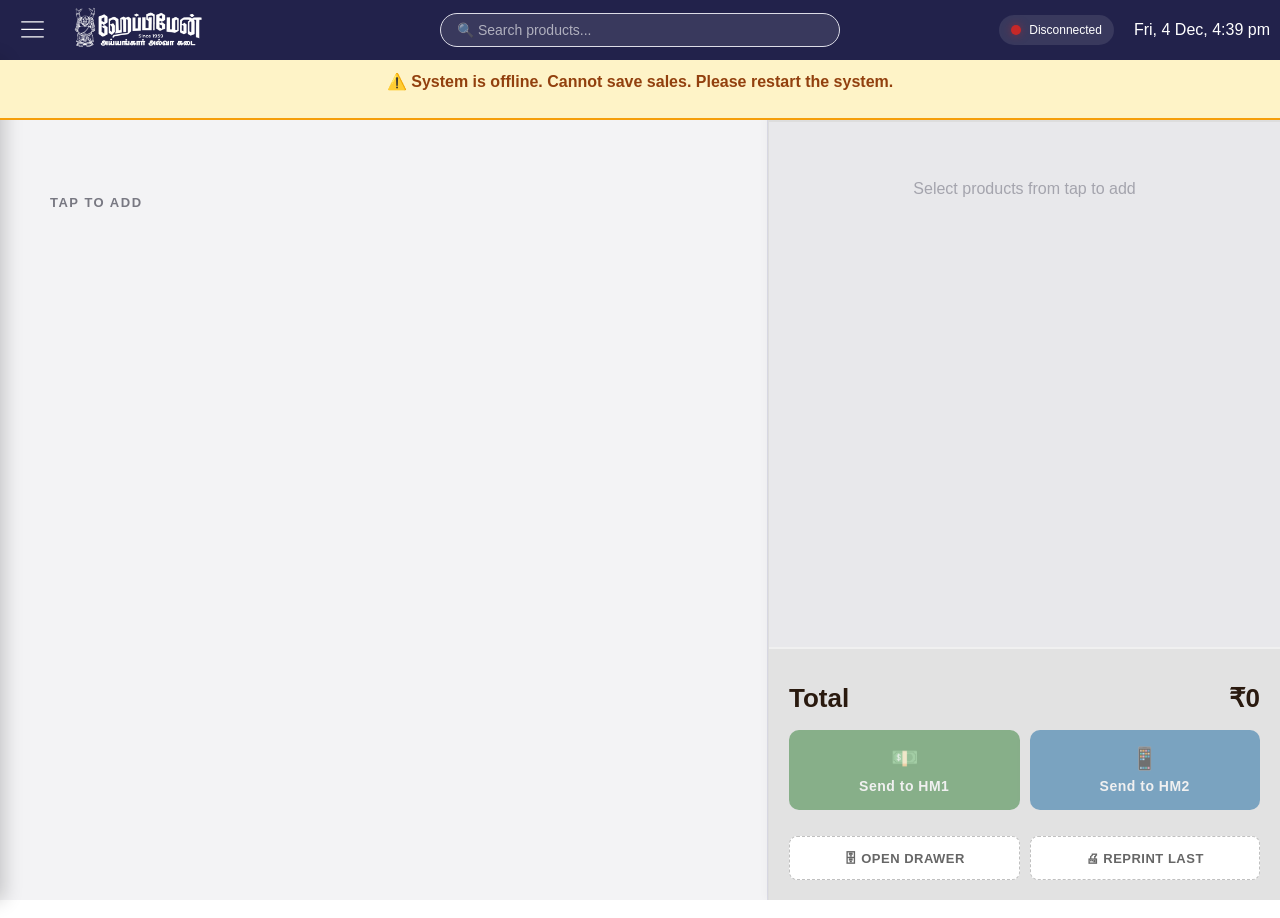
<file: app/frontend/index.html>
<!DOCTYPE html>
<html>
  <head>
    <title>HappyMan - POS</title>
    <link rel="stylesheet" href="styles/general.css">
    <link rel="stylesheet" href="styles/sideHeader.css">
    <link rel="stylesheet" href="styles/header.css">
    <link rel="stylesheet" href="styles/panel.css">
    <link rel="stylesheet" href="styles/left-panel.css">
    
    <link rel="stylesheet" href="styles/pop-up-modal.css">
    <link rel="stylesheet" href="styles/cart.css">
    <link rel="stylesheet" href="styles/checkoutpanel.css">
    <link rel="stylesheet" href="styles/cartActionMenu.css">
    <link rel="stylesheet" href="styles/cash-payment.css">
    <link rel="stylesheet" href="styles/gpay-payment.css">
    <link rel="stylesheet" href="styles/changePannel.css">
    <link rel="stylesheet" href="styles/export-modal.css">
    <link rel="stylesheet" href="styles/viewTransaction.css">
    <link rel="stylesheet" href="styles/void-sale.css">
    
    <link href="https://fonts.googleapis.com/css2?family=Noto+Sans+Tamil:wght@400;600&display=swap" rel="stylesheet">
  </head>
  <body>
    <!-- Main header -->
    <div class = "header">
      <div class = "left-header">
        <img class="hamburger-menu js-menu-toggle" src="icons/hamburger-menu.svg" alt="">
        <img class="logo" src="icons/logo.png" alt="">
        
      </div>

      <div class = "middle-header">
        <input type="text" class="search-bar" placeholder="🔍 Search products...">
      </div>

      <div class = "right-header">
        <div class="status-indicator">
            <div class="status-dot" id="statusDot"></div>
            <span class="status-text" id="statusText">Checking...</span>
        </div>
        
        <div class = "js-date-time"></div>
        
      </div>
    </div>

    <div id="sideHeader" class="side-header" style="display: flex;">
      <div class="js-view-history-icon side-header-item">
        <img class="view-history-icon" src="icons/history.svg" alt="">
        <span class="side-header-text">View Sales</span>
      </div>

      <div class="js-export-report side-header-item">
        <img class="view-history-icon" src="icons/export-report.svg" alt="">
        <span class="side-header-text">Download Reports</span>
      </div>
        
    </div>
    
    <!-- Offline Warning header -->
    <div id="offlineWarning" class="offline-banner" style="display: none;">
      <span>⚠️ System is offline. Cannot save sales. Please restart the system.</span>
    </div>

    <!-- Freeze Main Page -->
    <div id="overlay"></div>

    <!-- Transaction History Modal -->
    <div id="transactionHistoryModal" class="transaction-modal" >
        
        <div class="checkout-side-header">
            <img class="js-transaction-back-arrow back-arrow" src="icons/back-arrow2.svg" alt="">
        </div>
        <!-- Header bar -->
        <div class="transaction-header">
            <h2>Transactions</h2>
            <button class="js-close-transaction-modal close-btn">✕</button>
        </div>
        
        <!-- Top section: Transaction list -->
        <div class="transaction-list-section">
            <div class="transaction-list-header">
                <div class="col-checkbox"></div>
                <div class="col-date">DATE</div>
                <div class="col-type">TYPE</div>
                <div class="col-receipt">RECEIPT</div>
                <div class="col-total">TOTAL</div>
            </div>
            
            <div class="transaction-list js-transaction-list">
                <!-- Transactions will be rendered here dynamically -->
                <!-- Example row structure: -->
                
            </div>
        </div>
        
        <!-- Bottom section: Transaction details -->
        <div class="transaction-details-section">
            
            <!-- Section header with title -->
            <div class="details-header">
              <div class="details-header-info">
                  <h3>Transaction Details</h3>
                  <div class="details-header-meta js-details-meta">
                      <span class="details-bill"></span>
                      <span class="details-separator"></span>
                      <span class="details-total"></span>
                  </div>
              </div>
              
              <div class="details-action-bar">
                  <button class="action-btn js-show-receipt">
                      <span class="action-icon">🧾</span>
                      <span class="action-label">Show Receipt</span>
                  </button>
                  <button class="action-btn js-sms-receipt">
                      <span class="action-icon">✉️</span>
                      <span class="action-label">SMS Receipt</span>
                  </button>
                  <button class="action-btn js-cancel-sale action-btn-warning">
                      <span class="action-icon">↩</span>
                      <span class="action-label">Cancel Sale</span>
                  </button>
              </div>
            </div>
            
            
            
            <!-- Items list header -->
            <div class="details-list-header">
                <div class="col-item-id">ITEM No.</div>
                <div class="col-item-name">ITEM</div>
                <div class="col-quantity">QUANTITY</div>
                <div class="col-price">LINE TOTAL</div>
            </div>
            
            <!-- Items list -->
            <div class="details-list js-details-list">
               
            </div>
            
            <!-- Grand total bar -->
            <!-- <div class="details-total-bar">
                <div class="total-label">GRAND TOTAL</div>
                <div class="total-amount js-grand-total">₹157.82</div>
            </div> -->
        </div>
    </div>

    <!-- Cancel Sale Modal -->
    <div class="void-sale-modal-overlay js-void-modal" style="display: none;">
        <div class="void-modal">
            
            <div class="void-modal__header">
                <div class="void-modal__title">
                    விற்பனையை ரத்து செய்
                    <div class="void-modal__title-en">(Cancel Sale)</div>
                </div>
                <div class="void-modal__subtitle js-void-bill-number">
                    Bill #HM1-42
                </div>
                <div class="void-modal__warning">
                    ⚠️ இந்தச் செயலை மாற்ற இயலாது
                    <div class="warning-en">This action cannot be undone</div>
                </div>
            </div>
            
            <div class="void-modal__body">
                <div class="void-modal__label">
                    ஏன் ரத்து செய்கிறீர்கள்?
                    <div class="label-en">Why are you cancelling?</div>
                </div>
                
                <button class="void-reason js-void-reason" data-reason="Wrong quantity entered">
                    <div class="reason-tamil">தவறான அளவு உள்ளிட்டது</div>
                    <div class="reason-en">Wrong quantity entered</div>
                </button>
                
                <button class="void-reason js-void-reason" data-reason="Wrong product added">
                    <div class="reason-tamil">தவறான பொருள் சேர்க்கப்பட்டது</div>
                    <div class="reason-en">Wrong product added</div>
                </button>
                
                <button class="void-reason js-void-reason" data-reason="Duplicate sale">
                    <div class="reason-tamil">இரட்டை விற்பனை</div>
                    <div class="reason-en">Duplicate sale</div>
                </button>
                
                <button class="void-reason js-void-reason" data-reason="Wrong payment mode">
                    <div class="reason-tamil">தவறான கட்டண முறை</div>
                    <div class="reason-en">Wrong payment mode</div>
                </button>
            </div>
            
            <div class="void-modal__footer">
                <button class="void-modal__btn void-modal__btn--secondary js-void-close">
                    <span class="btn-en">Close</span>
                </button>
                <button class="void-modal__btn void-modal__btn--primary js-void-confirm" disabled>
                    <span class="btn-en">Confirm</span>
                </button>
            </div>
            
        </div>
    </div>
    

    <div class = "panel">
      <div class="left-panel">
        <div class = "categories-and-tap-to-add">
          <div class="categories">
            <div class = "catogories-text"> CATEGORIES </div>
            <div class = "categories-buttons js-categories-buttons"></div>
              
          </div>
          <div class="tap-to-add">
            <div class="tap-to-add-text">TAP TO ADD</div>
            <div class="tap-to-add-menu-grid"></div>

            
          </div>
        </div>

        <!-- Menu Modal -->
        <div class="js-overlay-default">
        </div>

        <!-- Checkout Modal -->
        <div class="js-checkout-payment-overlay">
          
        </div>

        

        <!-- Change Modal -->
        <div class="js-change-modal-overlay">
        </div> 

        <!-- Export Modal -->
        <div id="exportModal" class="export-modal" style="display: none;">
           
            <div class="modal-content">
                <!-- State 1: Downloading -->
              <div id="downloadingState" class="modal-state">
                  <div class="spinner"></div>
                  <h2>Downloading Report...</h2>
                  <p>Please wait while we prepare your report.</p>
              </div>
              
              <!-- State 2: Downloaded -->
              <div id="downloadedState" class="modal-state" style="display: none;">
                  <div class="checkmark">✓</div>
                  <h2>Report Downloaded</h2>
                  <p>Your report has been saved:</p>
                  <p class="filename js-filename">HappyMan_Report.xlsx</p>
                  <p class="location">Saved to your device</p>
                  <button class="js-export-close-button">Close</button>
              </div>
            </div>
        </div>

        


        
          
      </div>

      

      <div class="right-panel">
        <div class="right-top-panel">

        
          <div class="cart-header">
              <div class="header-name">
                Item
              </div>
              <div class="header-weight-pieces">Weight / Pieces</div>
              <div class="header-packets">Packets</div>
              <div class="header-total-price">Total(₹)</div>
          </div>
          <div class="clear">
            <button class="button-clear js-button-clear">clear</button>
          </div>
          
          <div class="cart js-cart">
           
            

          </div>
        </div>
        <div class="right-bottom-panel">
          
          <div class="totals">
              <!-- <div class="totals-row">
                  <span class="totals-label">Subtotal</span>
                  <span class="totals-value js-subtotal">₹0</span>
              </div>
              <div class="totals-row js-gst-row">
                  <span class="totals-label">GST (5%)</span>
                  <span class="totals-value js-gst">₹0</span>
              </div> -->
              <div class="totals-row totals-row--grand">
                  <span class="totals-label-grand">Total</span>
                  <span class="totals-value-grand js-grand-total">₹0</span>
              </div>
          </div>
          
          <div class="payment-buttons">
              <button class="payment-btn payment-btn--cash js-pay-cash">
                  <span class="payment-btn-icon">💵</span>
                  <span class="payment-btn-label">Send to HM1</span>
              </button>
              <button class="payment-btn payment-btn--gpay js-pay-gpay">
                  <span class="payment-btn-icon">📱</span>
                  <span class="payment-btn-label">Send to HM2</span>
              </button>
              
          </div>
          
          <div class="utility-row">
            <button class="drawer-btn js-open-drawer">🗄 OPEN DRAWER</button>
            <button class="reprint-btn js-reprint-last">🖨 REPRINT LAST</button>
        </div>

          
          
        </div>
      
      </div>
    </div>



  <script type="module" src="scripts/home.js"></script>  
  </body>
    
</html>
<button></button>
</file>
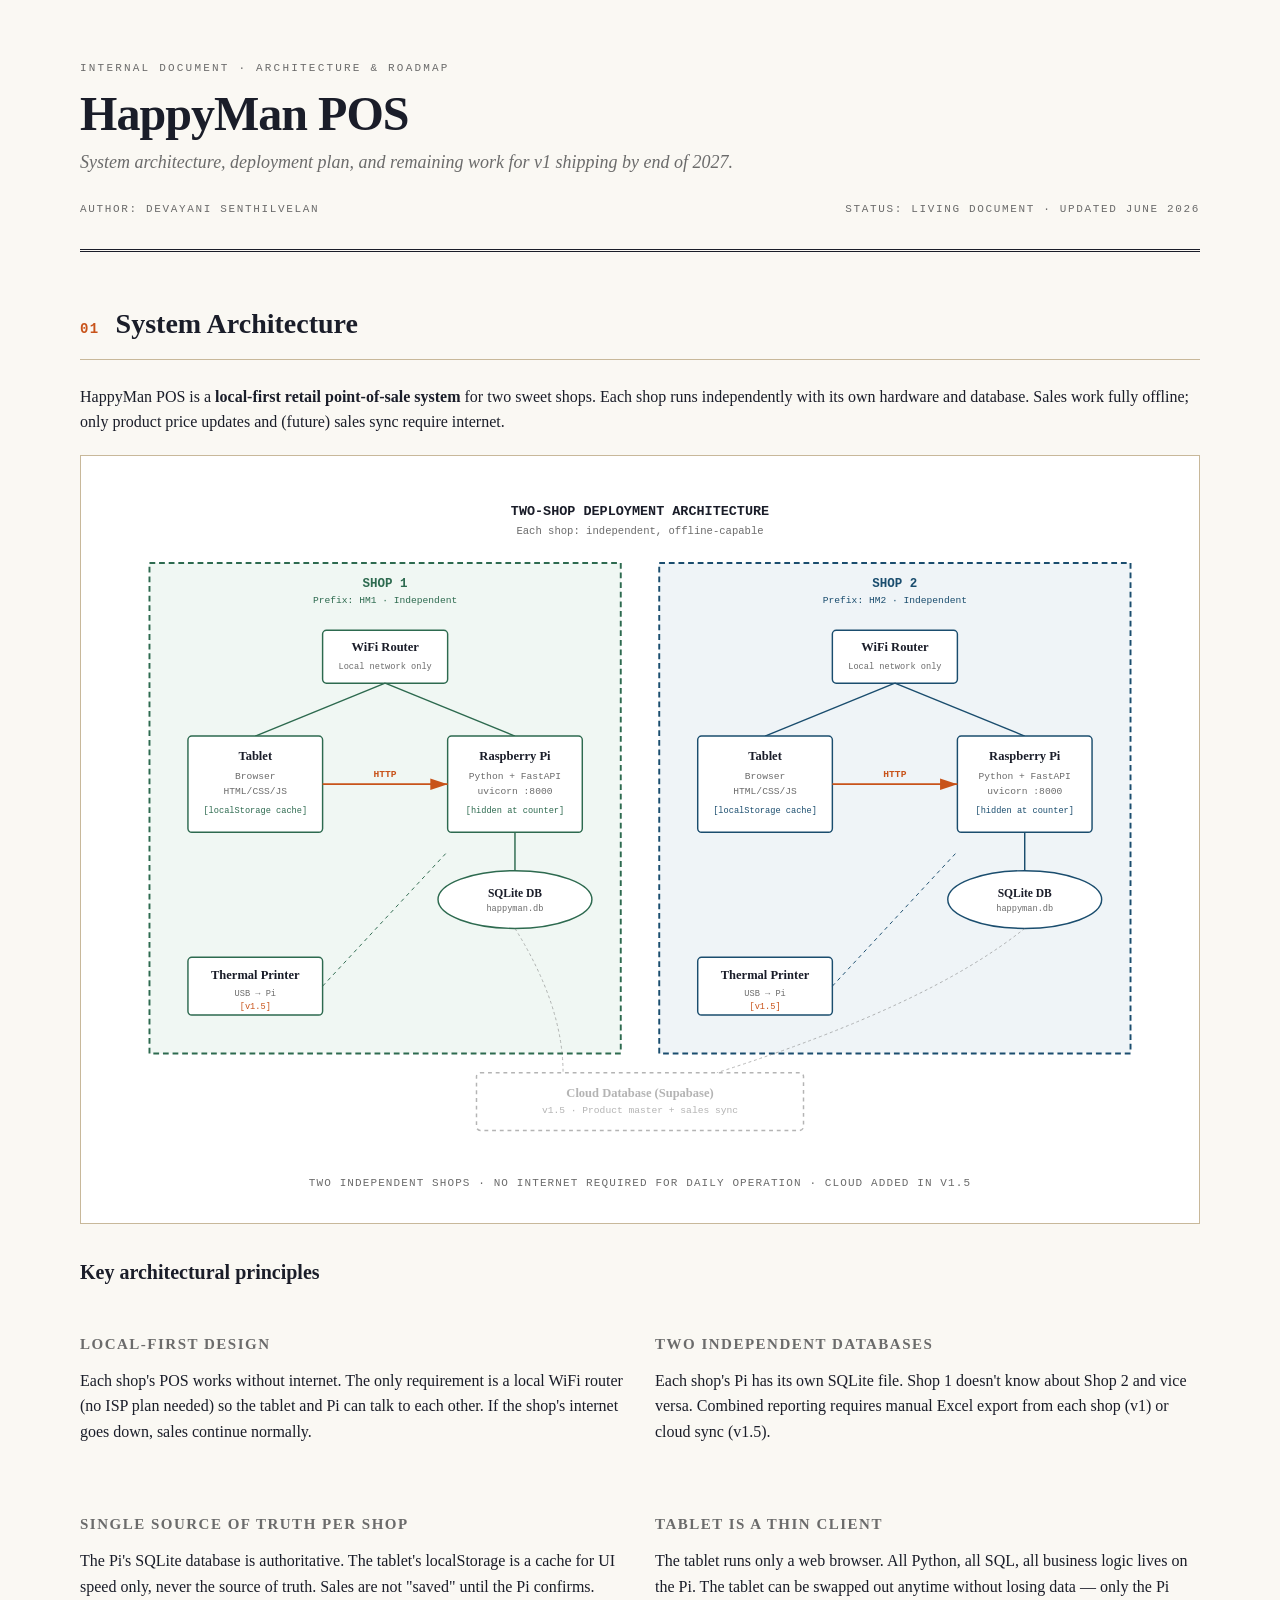
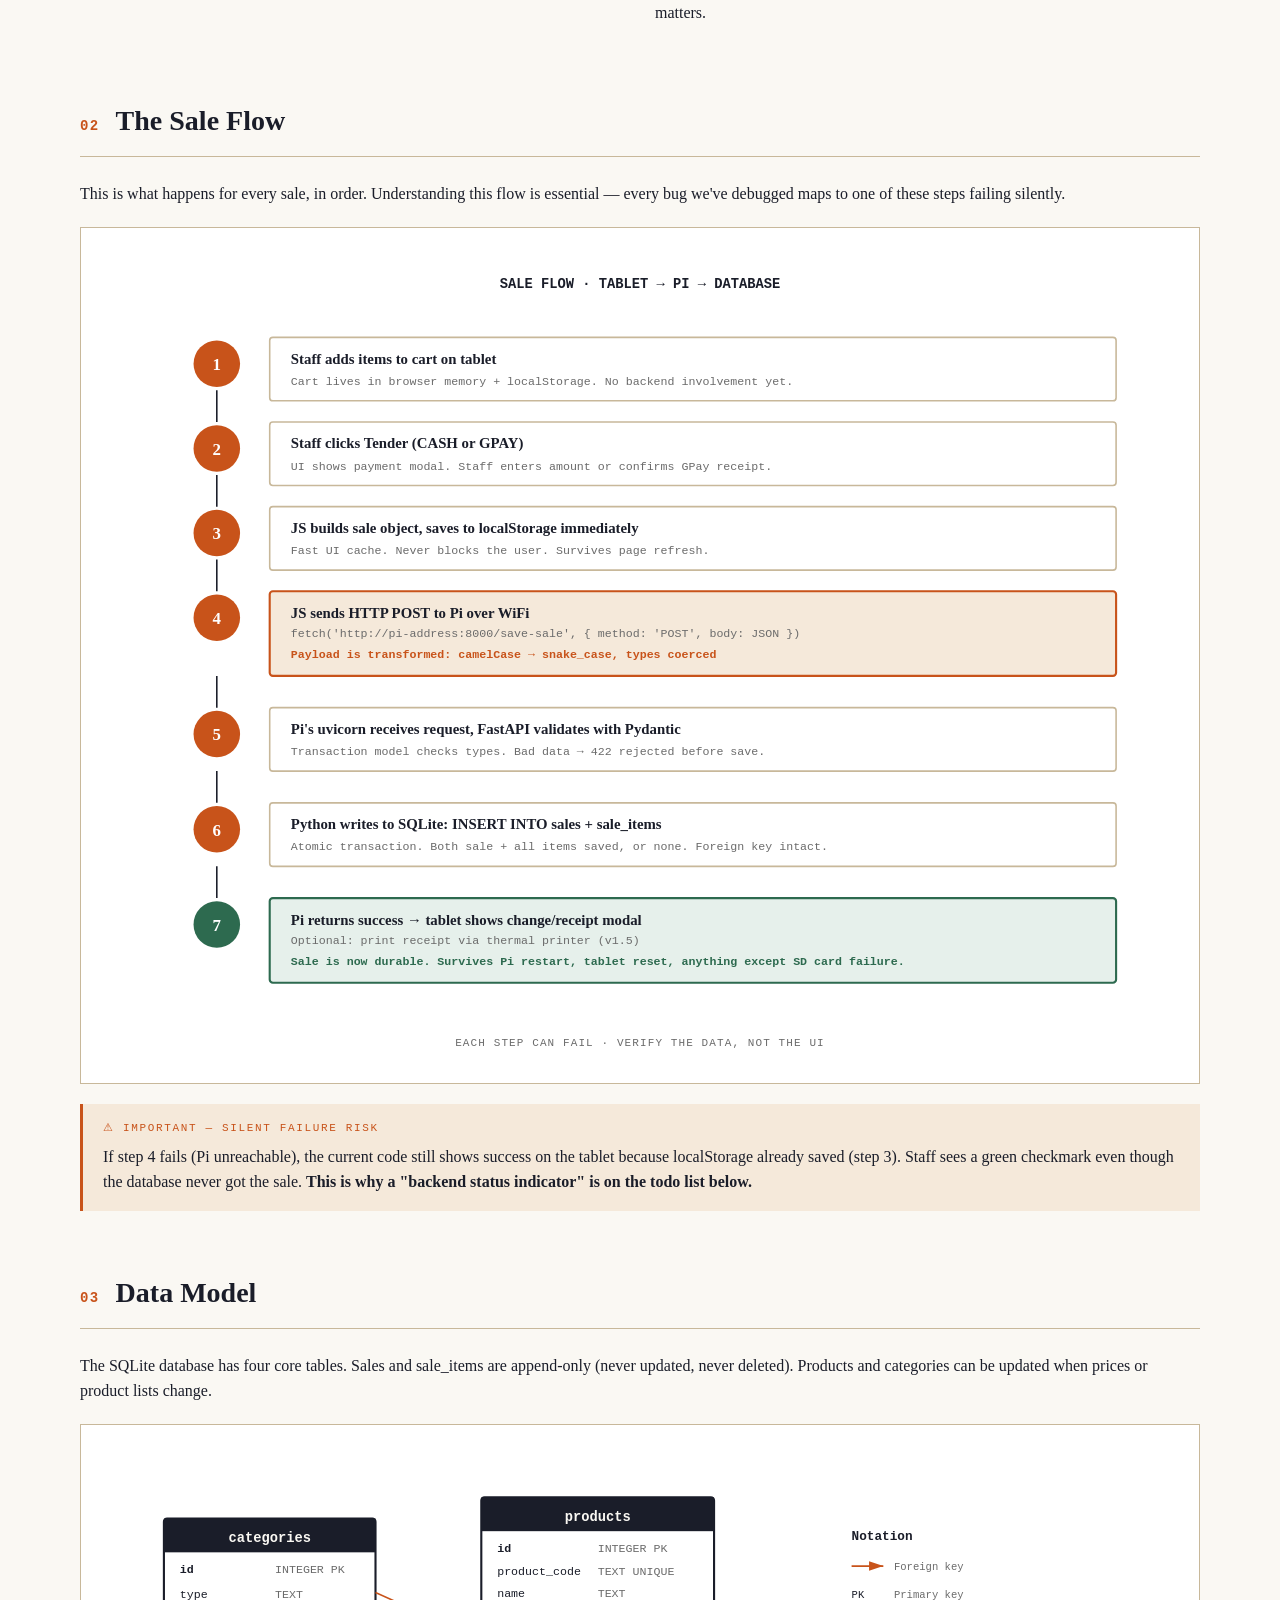
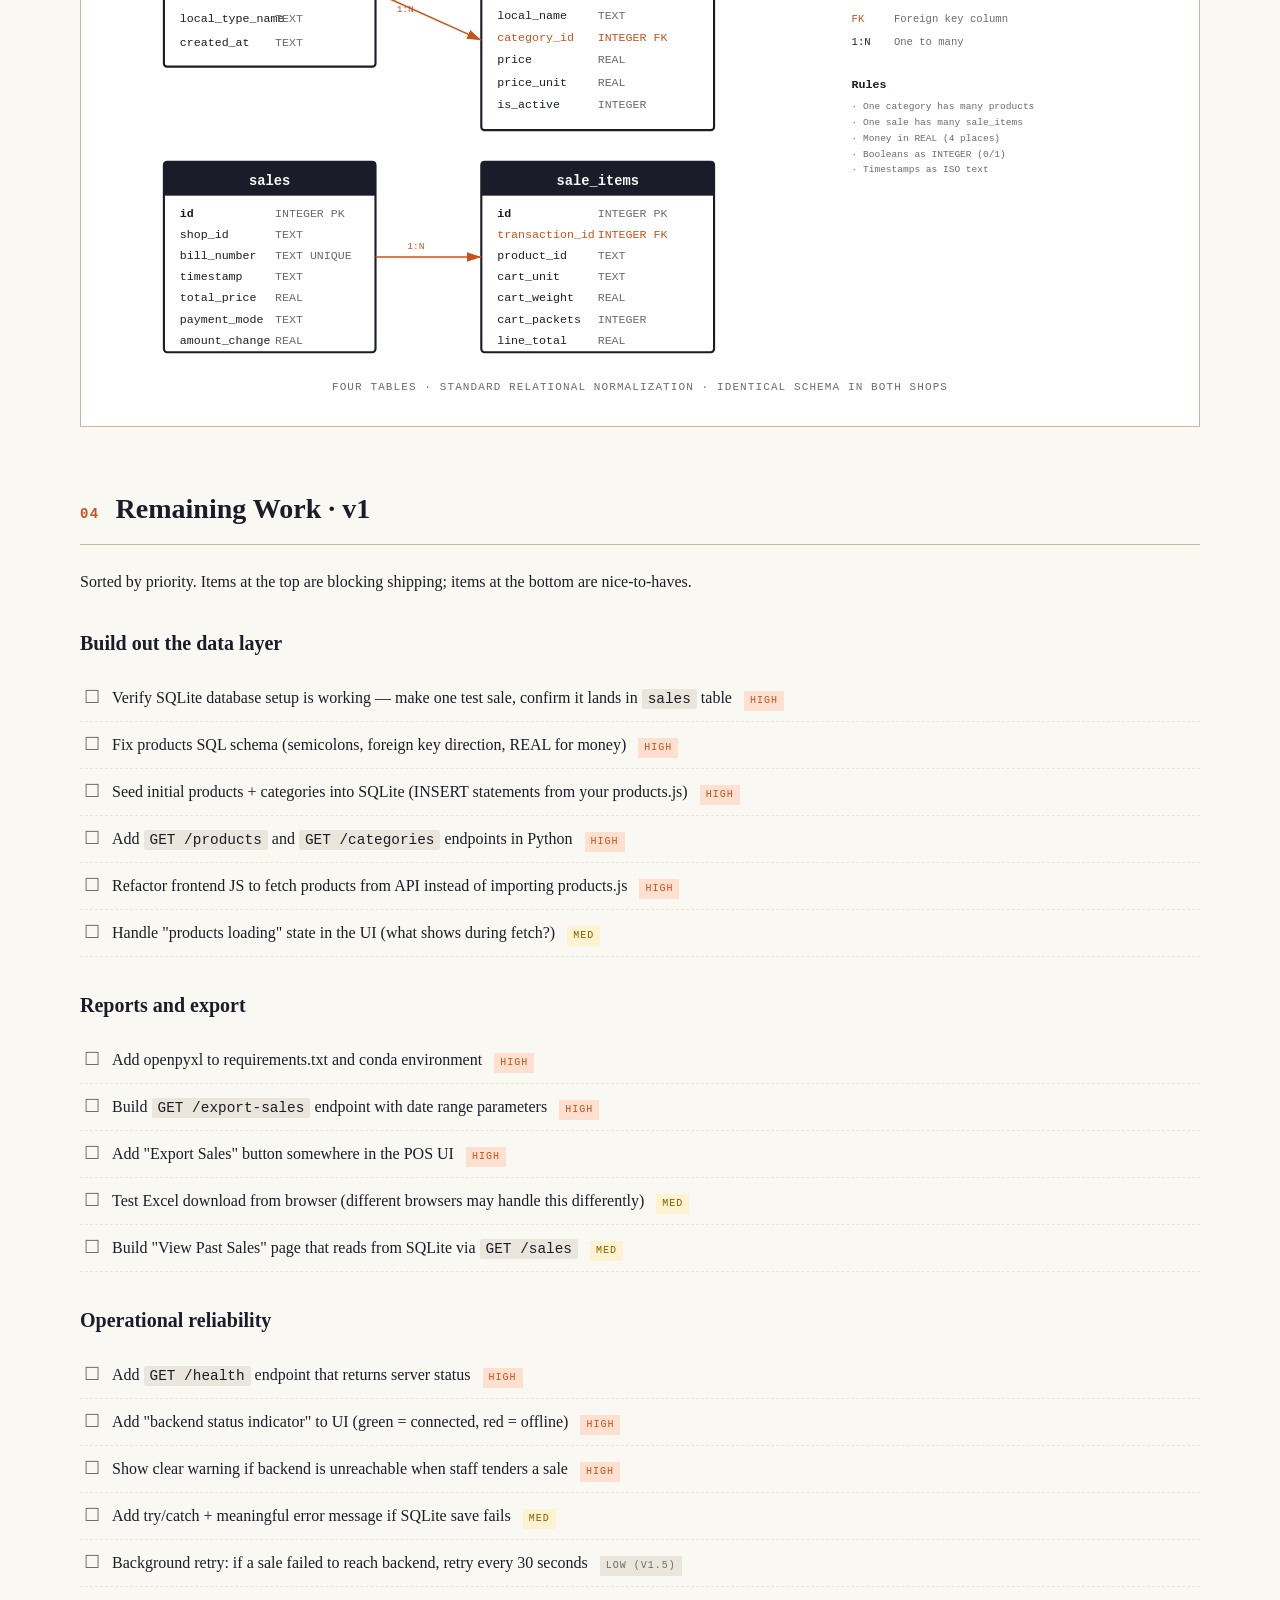
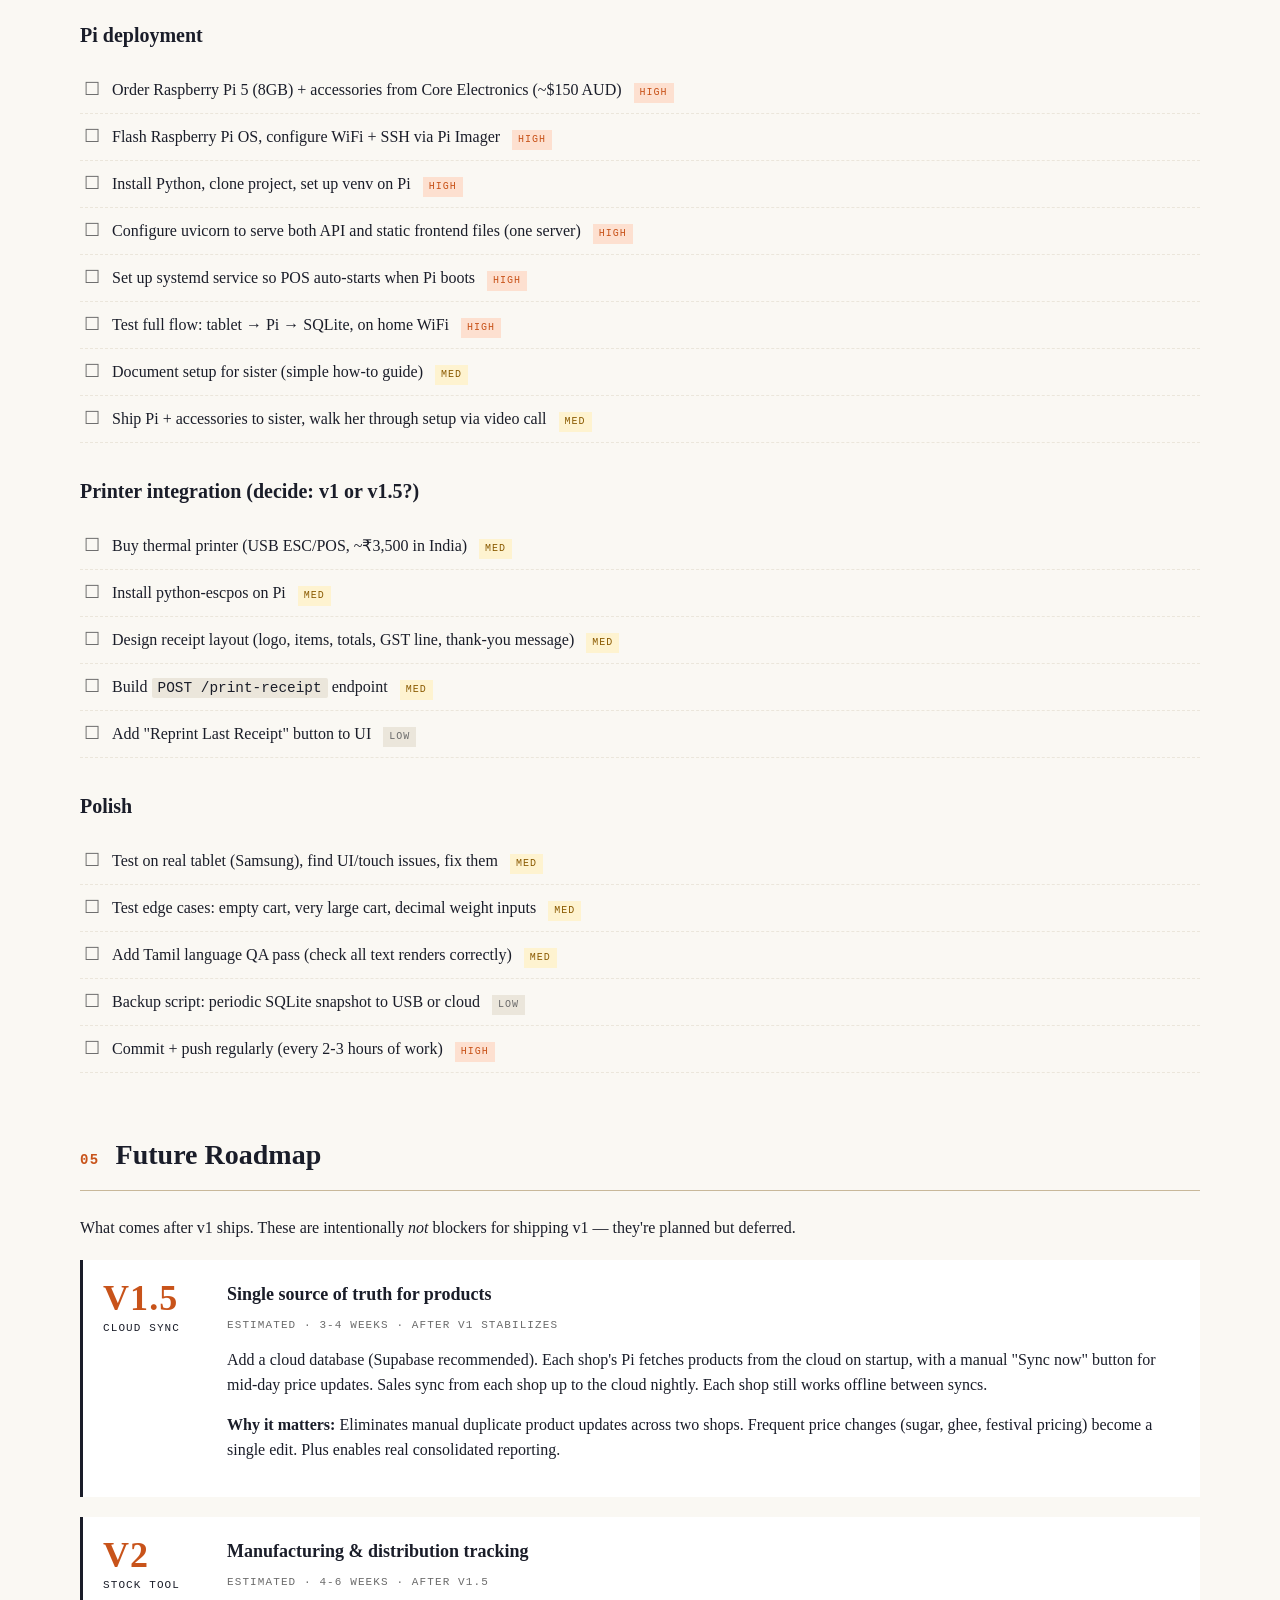
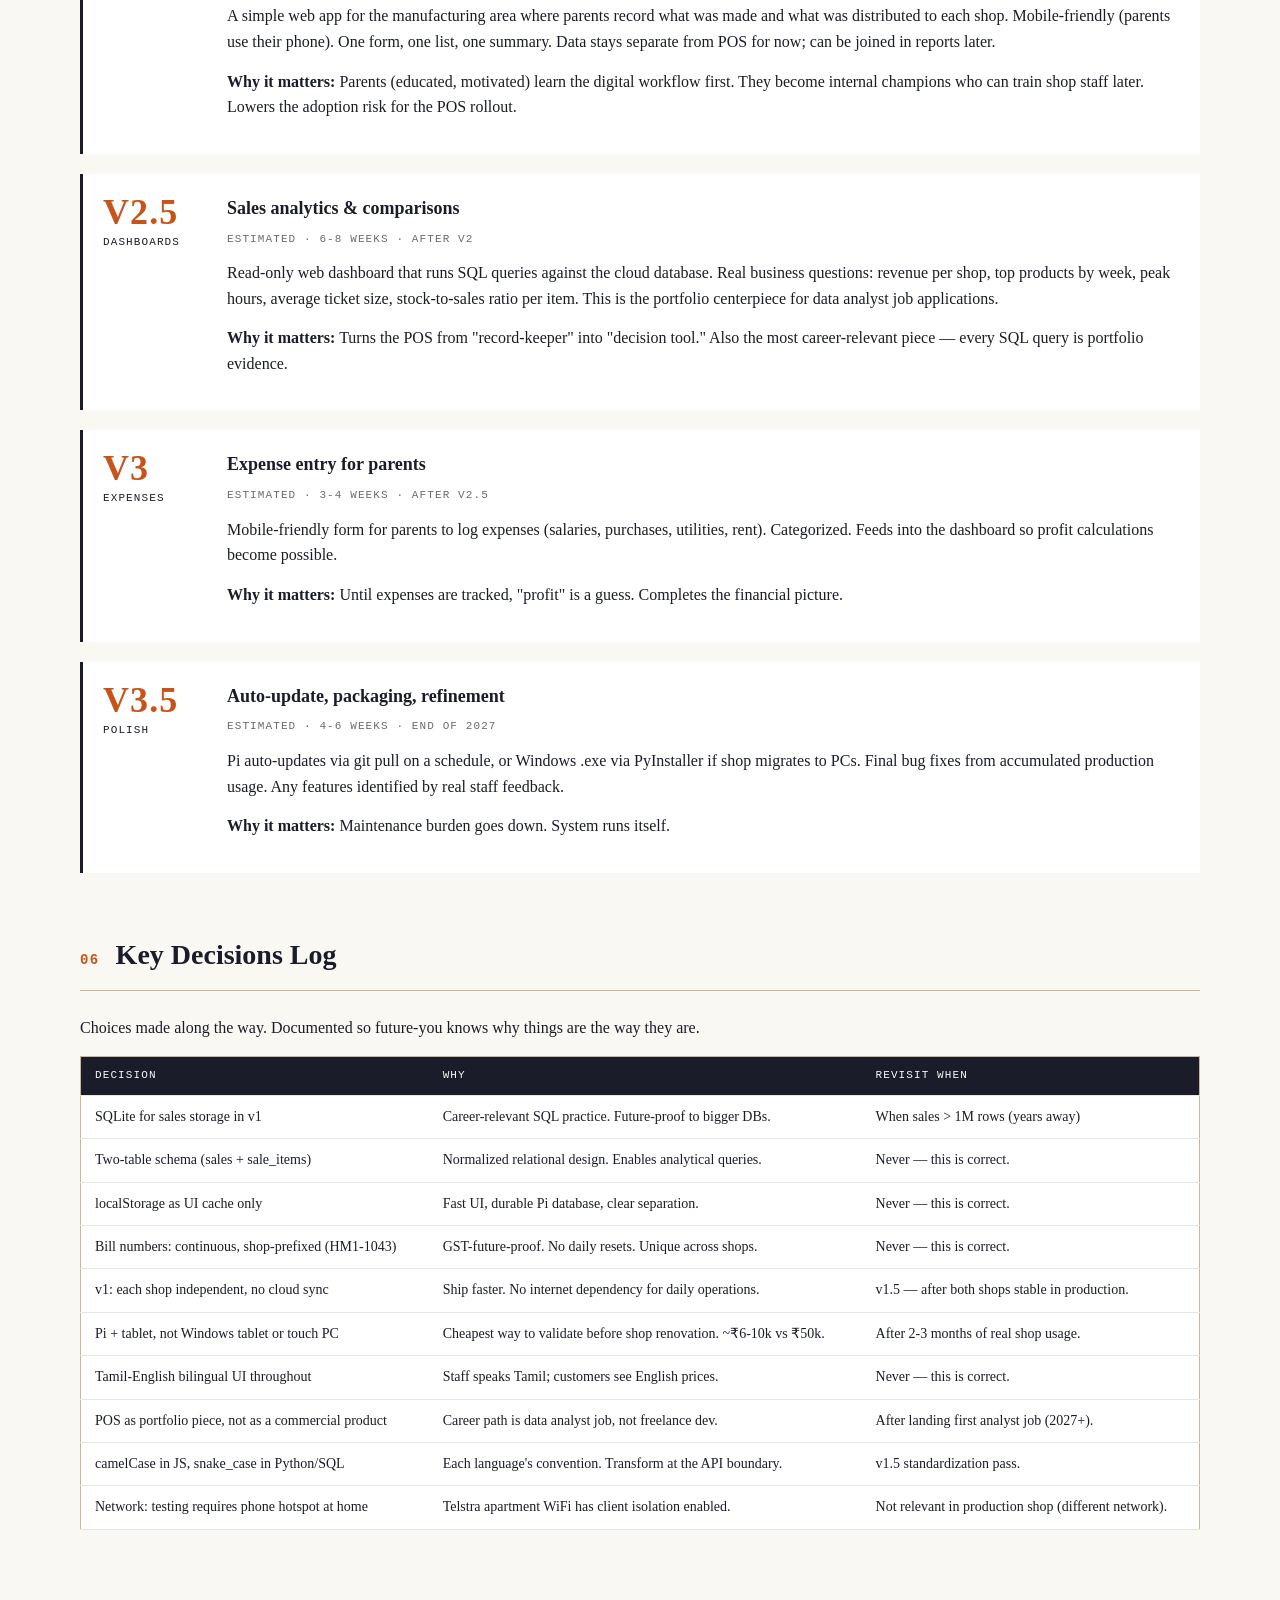
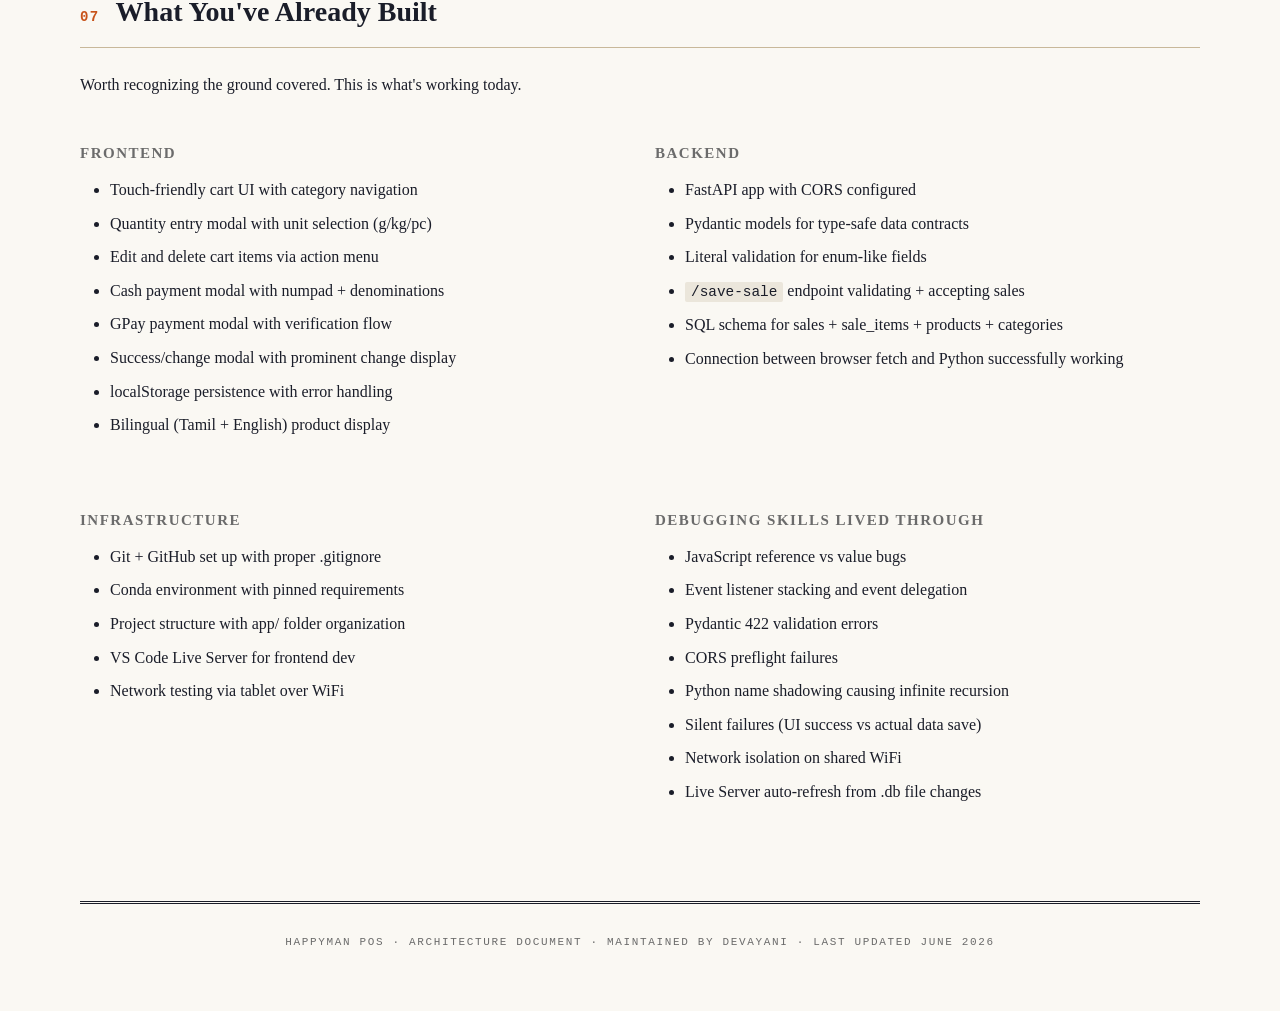
<file: ARCHITECTURE.html>
<!DOCTYPE html>
<html lang="en">
<head>
<meta charset="UTF-8">
<meta name="viewport" content="width=device-width, initial-scale=1.0">
<title>HappyMan POS — Architecture & Roadmap</title>
<style>
  :root {
    --ink: #1a1d29;
    --paper: #faf8f3;
    --line: #c8b89a;
    --accent: #c8531a;
    --accent-soft: #f5e9da;
    --green: #2d6a4f;
    --grey: #6b6b6b;
    --light-grey: #ebe6db;
    --shop1: #2d6a4f;
    --shop2: #1a4d6e;
    --warning: #c8531a;
  }
  
  * {
    box-sizing: border-box;
    margin: 0;
    padding: 0;
  }
  
  body {
    font-family: 'Georgia', 'Iowan Old Style', serif;
    background: var(--paper);
    color: var(--ink);
    line-height: 1.6;
    padding: 60px 40px;
    max-width: 1200px;
    margin: 0 auto;
  }
  
  /* Header */
  .doc-header {
    border-bottom: 3px double var(--ink);
    padding-bottom: 30px;
    margin-bottom: 50px;
  }
  
  .doc-meta {
    font-family: 'Courier New', monospace;
    font-size: 11px;
    text-transform: uppercase;
    letter-spacing: 0.2em;
    color: var(--grey);
    margin-bottom: 10px;
  }
  
  h1 {
    font-size: 48px;
    line-height: 1.1;
    letter-spacing: -0.02em;
    margin-bottom: 8px;
  }
  
  .subtitle {
    font-size: 18px;
    color: var(--grey);
    font-style: italic;
  }
  
  .author-line {
    font-family: 'Courier New', monospace;
    font-size: 11px;
    text-transform: uppercase;
    letter-spacing: 0.15em;
    color: var(--grey);
    margin-top: 24px;
    display: flex;
    justify-content: space-between;
    flex-wrap: wrap;
    gap: 16px;
  }
  
  /* Section */
  section {
    margin-bottom: 60px;
  }
  
  h2 {
    font-size: 28px;
    margin-bottom: 24px;
    padding-bottom: 12px;
    border-bottom: 1px solid var(--line);
    display: flex;
    align-items: baseline;
    gap: 16px;
  }
  
  h2 .num {
    font-family: 'Courier New', monospace;
    font-size: 14px;
    color: var(--accent);
    letter-spacing: 0.1em;
  }
  
  h3 {
    font-size: 20px;
    margin: 32px 0 16px;
    color: var(--ink);
  }
  
  h4 {
    font-size: 15px;
    text-transform: uppercase;
    letter-spacing: 0.1em;
    margin: 24px 0 12px;
    color: var(--grey);
  }
  
  p {
    margin-bottom: 14px;
  }
  
  ul, ol {
    margin: 12px 0 16px 30px;
  }
  
  li {
    margin-bottom: 8px;
  }
  
  code {
    font-family: 'Courier New', monospace;
    background: var(--light-grey);
    padding: 2px 6px;
    border-radius: 2px;
    font-size: 0.9em;
  }
  
  pre {
    background: var(--ink);
    color: var(--paper);
    padding: 16px;
    overflow-x: auto;
    font-family: 'Courier New', monospace;
    font-size: 13px;
    line-height: 1.5;
    margin: 16px 0;
    border-left: 3px solid var(--accent);
  }
  
  /* Diagram styles */
  .diagram {
    background: white;
    border: 1px solid var(--line);
    padding: 30px;
    margin: 20px 0;
    overflow-x: auto;
  }
  
  .diagram svg {
    display: block;
    margin: 0 auto;
    max-width: 100%;
    height: auto;
  }
  
  .diagram-caption {
    font-family: 'Courier New', monospace;
    font-size: 11px;
    color: var(--grey);
    text-align: center;
    margin-top: 16px;
    text-transform: uppercase;
    letter-spacing: 0.1em;
  }
  
  /* Callout boxes */
  .callout {
    border-left: 3px solid var(--accent);
    background: var(--accent-soft);
    padding: 16px 20px;
    margin: 20px 0;
  }
  
  .callout-warning {
    border-left-color: var(--warning);
  }
  
  .callout-success {
    border-left-color: var(--green);
    background: #e6f0eb;
  }
  
  .callout-label {
    font-family: 'Courier New', monospace;
    font-size: 11px;
    text-transform: uppercase;
    letter-spacing: 0.15em;
    color: var(--accent);
    margin-bottom: 6px;
  }
  
  .callout-success .callout-label {
    color: var(--green);
  }
  
  /* Tables */
  table {
    width: 100%;
    border-collapse: collapse;
    margin: 16px 0;
    background: white;
    border: 1px solid var(--line);
  }
  
  th, td {
    padding: 10px 14px;
    text-align: left;
    border-bottom: 1px solid var(--light-grey);
    font-size: 14px;
    vertical-align: top;
  }
  
  th {
    background: var(--ink);
    color: var(--paper);
    font-family: 'Courier New', monospace;
    font-size: 11px;
    text-transform: uppercase;
    letter-spacing: 0.1em;
    font-weight: normal;
  }
  
  /* Todo list styling */
  .todo-list {
    list-style: none;
    margin: 16px 0;
    padding: 0;
  }
  
  .todo-list li {
    padding: 10px 0 10px 32px;
    border-bottom: 1px dashed var(--light-grey);
    position: relative;
    margin-bottom: 0;
  }
  
  .todo-list li::before {
    content: '☐';
    position: absolute;
    left: 4px;
    top: 8px;
    font-size: 18px;
    color: var(--grey);
  }
  
  .todo-list li.done::before {
    content: '☑';
    color: var(--green);
  }
  
  .todo-list li.done {
    color: var(--grey);
    text-decoration: line-through;
    text-decoration-thickness: 1px;
  }
  
  .todo-priority {
    display: inline-block;
    font-family: 'Courier New', monospace;
    font-size: 10px;
    text-transform: uppercase;
    padding: 2px 6px;
    margin-left: 8px;
    letter-spacing: 0.1em;
  }
  
  .priority-high { background: #fde0d0; color: var(--accent); }
  .priority-med { background: #fef3d0; color: #8a5a00; }
  .priority-low { background: var(--light-grey); color: var(--grey); }
  
  /* Phase markers */
  .phase {
    display: grid;
    grid-template-columns: 100px 1fr;
    gap: 24px;
    margin: 20px 0;
    padding: 20px;
    background: white;
    border-left: 3px solid var(--ink);
  }
  
  .phase-label {
    font-family: 'Courier New', monospace;
    font-size: 11px;
    text-transform: uppercase;
    letter-spacing: 0.1em;
  }
  
  .phase-label .num {
    display: block;
    font-size: 36px;
    line-height: 1;
    color: var(--accent);
    font-family: 'Georgia', serif;
    font-weight: bold;
    margin-bottom: 4px;
  }
  
  .phase h3 {
    margin: 0 0 8px;
    font-size: 18px;
  }
  
  .phase-meta {
    font-family: 'Courier New', monospace;
    font-size: 11px;
    color: var(--grey);
    text-transform: uppercase;
    letter-spacing: 0.1em;
    margin-bottom: 12px;
  }
  
  /* Two column layout helper */
  .two-col {
    display: grid;
    grid-template-columns: 1fr 1fr;
    gap: 30px;
    margin: 20px 0;
  }
  
  @media (max-width: 768px) {
    body { padding: 30px 20px; }
    h1 { font-size: 32px; }
    .two-col { grid-template-columns: 1fr; }
    .phase { grid-template-columns: 1fr; }
  }
  
  /* Print styles */
  @media print {
    body { padding: 20px; max-width: 100%; }
    .diagram { page-break-inside: avoid; }
    .phase { page-break-inside: avoid; }
    section { page-break-inside: avoid; }
  }
  
  /* Footer */
  .doc-footer {
    margin-top: 80px;
    padding-top: 30px;
    border-top: 3px double var(--ink);
    font-family: 'Courier New', monospace;
    font-size: 11px;
    color: var(--grey);
    text-align: center;
    text-transform: uppercase;
    letter-spacing: 0.15em;
  }
</style>
</head>
<body>

<header class="doc-header">
  <div class="doc-meta">Internal Document · Architecture &amp; Roadmap</div>
  <h1>HappyMan POS</h1>
  <p class="subtitle">System architecture, deployment plan, and remaining work for v1 shipping by end of 2027.</p>
  <div class="author-line">
    <span>Author: Devayani Senthilvelan</span>
    <span>Status: Living document · Updated June 2026</span>
  </div>
</header>

<!-- ============================================ -->
<!-- SECTION 1: SYSTEM ARCHITECTURE -->
<!-- ============================================ -->
<section>
  <h2><span class="num">01</span> System Architecture</h2>
  
  <p>HappyMan POS is a <strong>local-first retail point-of-sale system</strong> for two sweet shops. Each shop runs independently with its own hardware and database. Sales work fully offline; only product price updates and (future) sales sync require internet.</p>
  
  <div class="diagram">
    <svg viewBox="0 0 1100 700" xmlns="http://www.w3.org/2000/svg">
      <!-- Title -->
      <text x="550" y="30" text-anchor="middle" font-family="Courier New, monospace" font-size="14" fill="#1a1d29" font-weight="bold">TWO-SHOP DEPLOYMENT ARCHITECTURE</text>
      <text x="550" y="50" text-anchor="middle" font-family="Courier New, monospace" font-size="11" fill="#6b6b6b">Each shop: independent, offline-capable</text>
      
      <!-- SHOP 1 -->
      <g>
        <!-- Shop boundary -->
        <rect x="40" y="80" width="490" height="510" fill="#f0f7f3" stroke="#2d6a4f" stroke-width="2" stroke-dasharray="6 4"/>
        <text x="285" y="105" text-anchor="middle" font-family="Courier New, monospace" font-size="13" fill="#2d6a4f" font-weight="bold">SHOP 1</text>
        <text x="285" y="122" text-anchor="middle" font-family="Courier New, monospace" font-size="10" fill="#2d6a4f">Prefix: HM1 · Independent</text>
        
        <!-- Router -->
        <rect x="220" y="150" width="130" height="55" fill="white" stroke="#2d6a4f" stroke-width="1.5" rx="4"/>
        <text x="285" y="172" text-anchor="middle" font-family="Georgia, serif" font-size="13" fill="#1a1d29" font-weight="bold">WiFi Router</text>
        <text x="285" y="190" text-anchor="middle" font-family="Courier New, monospace" font-size="9" fill="#6b6b6b">Local network only</text>
        
        <!-- Connection lines from router -->
        <line x1="285" y1="205" x2="150" y2="260" stroke="#2d6a4f" stroke-width="1.5"/>
        <line x1="285" y1="205" x2="420" y2="260" stroke="#2d6a4f" stroke-width="1.5"/>
        
        <!-- Tablet -->
        <rect x="80" y="260" width="140" height="100" fill="white" stroke="#2d6a4f" stroke-width="1.5" rx="4"/>
        <text x="150" y="285" text-anchor="middle" font-family="Georgia, serif" font-size="13" fill="#1a1d29" font-weight="bold">Tablet</text>
        <text x="150" y="305" text-anchor="middle" font-family="Courier New, monospace" font-size="10" fill="#6b6b6b">Browser</text>
        <text x="150" y="320" text-anchor="middle" font-family="Courier New, monospace" font-size="10" fill="#6b6b6b">HTML/CSS/JS</text>
        <text x="150" y="340" text-anchor="middle" font-family="Courier New, monospace" font-size="9" fill="#2d6a4f">[localStorage cache]</text>
        
        <!-- Pi -->
        <rect x="350" y="260" width="140" height="100" fill="white" stroke="#2d6a4f" stroke-width="1.5" rx="4"/>
        <text x="420" y="285" text-anchor="middle" font-family="Georgia, serif" font-size="13" fill="#1a1d29" font-weight="bold">Raspberry Pi</text>
        <text x="420" y="305" text-anchor="middle" font-family="Courier New, monospace" font-size="10" fill="#6b6b6b">Python + FastAPI</text>
        <text x="420" y="320" text-anchor="middle" font-family="Courier New, monospace" font-size="10" fill="#6b6b6b">uvicorn :8000</text>
        <text x="420" y="340" text-anchor="middle" font-family="Courier New, monospace" font-size="9" fill="#2d6a4f">[hidden at counter]</text>
        
        <!-- HTTP arrow between tablet and Pi -->
        <path d="M 220 310 L 350 310" stroke="#c8531a" stroke-width="2" marker-end="url(#arrowOrange)"/>
        <text x="285" y="303" text-anchor="middle" font-family="Courier New, monospace" font-size="10" fill="#c8531a" font-weight="bold">HTTP</text>
        
        <!-- SQLite -->
        <ellipse cx="420" cy="430" rx="80" ry="30" fill="white" stroke="#2d6a4f" stroke-width="1.5"/>
        <text x="420" y="427" text-anchor="middle" font-family="Georgia, serif" font-size="12" fill="#1a1d29" font-weight="bold">SQLite DB</text>
        <text x="420" y="442" text-anchor="middle" font-family="Courier New, monospace" font-size="9" fill="#6b6b6b">happyman.db</text>
        
        <line x1="420" y1="360" x2="420" y2="400" stroke="#2d6a4f" stroke-width="1.5"/>
        
        <!-- Printer -->
        <rect x="80" y="490" width="140" height="60" fill="white" stroke="#2d6a4f" stroke-width="1.5" rx="4"/>
        <text x="150" y="513" text-anchor="middle" font-family="Georgia, serif" font-size="13" fill="#1a1d29" font-weight="bold">Thermal Printer</text>
        <text x="150" y="530" text-anchor="middle" font-family="Courier New, monospace" font-size="9" fill="#6b6b6b">USB → Pi</text>
        <text x="150" y="544" text-anchor="middle" font-family="Courier New, monospace" font-size="9" fill="#c8531a">[v1.5]</text>
        
        <line x1="220" y1="520" x2="350" y2="380" stroke="#2d6a4f" stroke-width="1" stroke-dasharray="4 4"/>
      </g>
      
      <!-- SHOP 2 (mirrored) -->
      <g>
        <rect x="570" y="80" width="490" height="510" fill="#eff4f7" stroke="#1a4d6e" stroke-width="2" stroke-dasharray="6 4"/>
        <text x="815" y="105" text-anchor="middle" font-family="Courier New, monospace" font-size="13" fill="#1a4d6e" font-weight="bold">SHOP 2</text>
        <text x="815" y="122" text-anchor="middle" font-family="Courier New, monospace" font-size="10" fill="#1a4d6e">Prefix: HM2 · Independent</text>
        
        <rect x="750" y="150" width="130" height="55" fill="white" stroke="#1a4d6e" stroke-width="1.5" rx="4"/>
        <text x="815" y="172" text-anchor="middle" font-family="Georgia, serif" font-size="13" fill="#1a1d29" font-weight="bold">WiFi Router</text>
        <text x="815" y="190" text-anchor="middle" font-family="Courier New, monospace" font-size="9" fill="#6b6b6b">Local network only</text>
        
        <line x1="815" y1="205" x2="680" y2="260" stroke="#1a4d6e" stroke-width="1.5"/>
        <line x1="815" y1="205" x2="950" y2="260" stroke="#1a4d6e" stroke-width="1.5"/>
        
        <rect x="610" y="260" width="140" height="100" fill="white" stroke="#1a4d6e" stroke-width="1.5" rx="4"/>
        <text x="680" y="285" text-anchor="middle" font-family="Georgia, serif" font-size="13" fill="#1a1d29" font-weight="bold">Tablet</text>
        <text x="680" y="305" text-anchor="middle" font-family="Courier New, monospace" font-size="10" fill="#6b6b6b">Browser</text>
        <text x="680" y="320" text-anchor="middle" font-family="Courier New, monospace" font-size="10" fill="#6b6b6b">HTML/CSS/JS</text>
        <text x="680" y="340" text-anchor="middle" font-family="Courier New, monospace" font-size="9" fill="#1a4d6e">[localStorage cache]</text>
        
        <rect x="880" y="260" width="140" height="100" fill="white" stroke="#1a4d6e" stroke-width="1.5" rx="4"/>
        <text x="950" y="285" text-anchor="middle" font-family="Georgia, serif" font-size="13" fill="#1a1d29" font-weight="bold">Raspberry Pi</text>
        <text x="950" y="305" text-anchor="middle" font-family="Courier New, monospace" font-size="10" fill="#6b6b6b">Python + FastAPI</text>
        <text x="950" y="320" text-anchor="middle" font-family="Courier New, monospace" font-size="10" fill="#6b6b6b">uvicorn :8000</text>
        <text x="950" y="340" text-anchor="middle" font-family="Courier New, monospace" font-size="9" fill="#1a4d6e">[hidden at counter]</text>
        
        <path d="M 750 310 L 880 310" stroke="#c8531a" stroke-width="2" marker-end="url(#arrowOrange)"/>
        <text x="815" y="303" text-anchor="middle" font-family="Courier New, monospace" font-size="10" fill="#c8531a" font-weight="bold">HTTP</text>
        
        <ellipse cx="950" cy="430" rx="80" ry="30" fill="white" stroke="#1a4d6e" stroke-width="1.5"/>
        <text x="950" y="427" text-anchor="middle" font-family="Georgia, serif" font-size="12" fill="#1a1d29" font-weight="bold">SQLite DB</text>
        <text x="950" y="442" text-anchor="middle" font-family="Courier New, monospace" font-size="9" fill="#6b6b6b">happyman.db</text>
        
        <line x1="950" y1="360" x2="950" y2="400" stroke="#1a4d6e" stroke-width="1.5"/>
        
        <rect x="610" y="490" width="140" height="60" fill="white" stroke="#1a4d6e" stroke-width="1.5" rx="4"/>
        <text x="680" y="513" text-anchor="middle" font-family="Georgia, serif" font-size="13" fill="#1a1d29" font-weight="bold">Thermal Printer</text>
        <text x="680" y="530" text-anchor="middle" font-family="Courier New, monospace" font-size="9" fill="#6b6b6b">USB → Pi</text>
        <text x="680" y="544" text-anchor="middle" font-family="Courier New, monospace" font-size="9" fill="#c8531a">[v1.5]</text>
        
        <line x1="750" y1="520" x2="880" y2="380" stroke="#1a4d6e" stroke-width="1" stroke-dasharray="4 4"/>
      </g>
      
      <!-- Cloud (v1.5+) -->
      <g opacity="0.5">
        <rect x="380" y="610" width="340" height="60" fill="white" stroke="#6b6b6b" stroke-width="1.5" stroke-dasharray="4 4" rx="4"/>
        <text x="550" y="635" text-anchor="middle" font-family="Georgia, serif" font-size="13" fill="#6b6b6b" font-weight="bold">Cloud Database (Supabase)</text>
        <text x="550" y="652" text-anchor="middle" font-family="Courier New, monospace" font-size="10" fill="#6b6b6b">v1.5 · Product master + sales sync</text>
        
        <path d="M 420 460 Q 470 540 470 610" stroke="#6b6b6b" stroke-width="1" stroke-dasharray="3 3" fill="none"/>
        <path d="M 950 460 Q 850 540 630 610" stroke="#6b6b6b" stroke-width="1" stroke-dasharray="3 3" fill="none"/>
      </g>
      
      <!-- Arrow marker -->
      <defs>
        <marker id="arrowOrange" markerWidth="10" markerHeight="10" refX="9" refY="3" orient="auto" markerUnits="strokeWidth">
          <path d="M0,0 L0,6 L9,3 z" fill="#c8531a"/>
        </marker>
      </defs>
    </svg>
    <div class="diagram-caption">Two independent shops · No internet required for daily operation · Cloud added in v1.5</div>
  </div>
  
  <h3>Key architectural principles</h3>
  
  <div class="two-col">
    <div>
      <h4>Local-first design</h4>
      <p>Each shop's POS works without internet. The only requirement is a local WiFi router (no ISP plan needed) so the tablet and Pi can talk to each other. If the shop's internet goes down, sales continue normally.</p>
    </div>
    <div>
      <h4>Two independent databases</h4>
      <p>Each shop's Pi has its own SQLite file. Shop 1 doesn't know about Shop 2 and vice versa. Combined reporting requires manual Excel export from each shop (v1) or cloud sync (v1.5).</p>
    </div>
    <div>
      <h4>Single source of truth per shop</h4>
      <p>The Pi's SQLite database is authoritative. The tablet's localStorage is a cache for UI speed only, never the source of truth. Sales are not "saved" until the Pi confirms.</p>
    </div>
    <div>
      <h4>Tablet is a thin client</h4>
      <p>The tablet runs only a web browser. All Python, all SQL, all business logic lives on the Pi. The tablet can be swapped out anytime without losing data — only the Pi matters.</p>
    </div>
  </div>
</section>

<!-- ============================================ -->
<!-- SECTION 2: THE SALE FLOW -->
<!-- ============================================ -->
<section>
  <h2><span class="num">02</span> The Sale Flow</h2>
  
  <p>This is what happens for every sale, in order. Understanding this flow is essential — every bug we've debugged maps to one of these steps failing silently.</p>
  
  <div class="diagram">
    <svg viewBox="0 0 1000 720" xmlns="http://www.w3.org/2000/svg">
      <text x="500" y="28" text-anchor="middle" font-family="Courier New, monospace" font-size="13" fill="#1a1d29" font-weight="bold">SALE FLOW · TABLET → PI → DATABASE</text>
      
      <!-- Step 1 -->
      <g>
        <circle cx="100" cy="100" r="22" fill="#c8531a"/>
        <text x="100" y="106" text-anchor="middle" font-family="Georgia, serif" font-size="16" fill="white" font-weight="bold">1</text>
        <rect x="150" y="75" width="800" height="60" fill="white" stroke="#c8b89a" stroke-width="1.5" rx="3"/>
        <text x="170" y="100" font-family="Georgia, serif" font-size="14" fill="#1a1d29" font-weight="bold">Staff adds items to cart on tablet</text>
        <text x="170" y="120" font-family="Courier New, monospace" font-size="11" fill="#6b6b6b">Cart lives in browser memory + localStorage. No backend involvement yet.</text>
      </g>
      
      <line x1="100" y1="125" x2="100" y2="155" stroke="#1a1d29" stroke-width="1.5"/>
      
      <!-- Step 2 -->
      <g>
        <circle cx="100" cy="180" r="22" fill="#c8531a"/>
        <text x="100" y="186" text-anchor="middle" font-family="Georgia, serif" font-size="16" fill="white" font-weight="bold">2</text>
        <rect x="150" y="155" width="800" height="60" fill="white" stroke="#c8b89a" stroke-width="1.5" rx="3"/>
        <text x="170" y="180" font-family="Georgia, serif" font-size="14" fill="#1a1d29" font-weight="bold">Staff clicks Tender (CASH or GPAY)</text>
        <text x="170" y="200" font-family="Courier New, monospace" font-size="11" fill="#6b6b6b">UI shows payment modal. Staff enters amount or confirms GPay receipt.</text>
      </g>
      
      <line x1="100" y1="205" x2="100" y2="235" stroke="#1a1d29" stroke-width="1.5"/>
      
      <!-- Step 3 -->
      <g>
        <circle cx="100" cy="260" r="22" fill="#c8531a"/>
        <text x="100" y="266" text-anchor="middle" font-family="Georgia, serif" font-size="16" fill="white" font-weight="bold">3</text>
        <rect x="150" y="235" width="800" height="60" fill="white" stroke="#c8b89a" stroke-width="1.5" rx="3"/>
        <text x="170" y="260" font-family="Georgia, serif" font-size="14" fill="#1a1d29" font-weight="bold">JS builds sale object, saves to localStorage immediately</text>
        <text x="170" y="280" font-family="Courier New, monospace" font-size="11" fill="#6b6b6b">Fast UI cache. Never blocks the user. Survives page refresh.</text>
      </g>
      
      <line x1="100" y1="285" x2="100" y2="315" stroke="#1a1d29" stroke-width="1.5"/>
      
      <!-- Step 4 -->
      <g>
        <circle cx="100" cy="340" r="22" fill="#c8531a"/>
        <text x="100" y="346" text-anchor="middle" font-family="Georgia, serif" font-size="16" fill="white" font-weight="bold">4</text>
        <rect x="150" y="315" width="800" height="80" fill="#f5e9da" stroke="#c8531a" stroke-width="2" rx="3"/>
        <text x="170" y="340" font-family="Georgia, serif" font-size="14" fill="#1a1d29" font-weight="bold">JS sends HTTP POST to Pi over WiFi</text>
        <text x="170" y="358" font-family="Courier New, monospace" font-size="11" fill="#6b6b6b">fetch('http://pi-address:8000/save-sale', { method: 'POST', body: JSON })</text>
        <text x="170" y="378" font-family="Courier New, monospace" font-size="11" fill="#c8531a" font-weight="bold">Payload is transformed: camelCase → snake_case, types coerced</text>
      </g>
      
      <line x1="100" y1="395" x2="100" y2="425" stroke="#1a1d29" stroke-width="1.5"/>
      
      <!-- Step 5 -->
      <g>
        <circle cx="100" cy="450" r="22" fill="#c8531a"/>
        <text x="100" y="456" text-anchor="middle" font-family="Georgia, serif" font-size="16" fill="white" font-weight="bold">5</text>
        <rect x="150" y="425" width="800" height="60" fill="white" stroke="#c8b89a" stroke-width="1.5" rx="3"/>
        <text x="170" y="450" font-family="Georgia, serif" font-size="14" fill="#1a1d29" font-weight="bold">Pi's uvicorn receives request, FastAPI validates with Pydantic</text>
        <text x="170" y="470" font-family="Courier New, monospace" font-size="11" fill="#6b6b6b">Transaction model checks types. Bad data → 422 rejected before save.</text>
      </g>
      
      <line x1="100" y1="485" x2="100" y2="515" stroke="#1a1d29" stroke-width="1.5"/>
      
      <!-- Step 6 -->
      <g>
        <circle cx="100" cy="540" r="22" fill="#c8531a"/>
        <text x="100" y="546" text-anchor="middle" font-family="Georgia, serif" font-size="16" fill="white" font-weight="bold">6</text>
        <rect x="150" y="515" width="800" height="60" fill="white" stroke="#c8b89a" stroke-width="1.5" rx="3"/>
        <text x="170" y="540" font-family="Georgia, serif" font-size="14" fill="#1a1d29" font-weight="bold">Python writes to SQLite: INSERT INTO sales + sale_items</text>
        <text x="170" y="560" font-family="Courier New, monospace" font-size="11" fill="#6b6b6b">Atomic transaction. Both sale + all items saved, or none. Foreign key intact.</text>
      </g>
      
      <line x1="100" y1="575" x2="100" y2="605" stroke="#1a1d29" stroke-width="1.5"/>
      
      <!-- Step 7 -->
      <g>
        <circle cx="100" cy="630" r="22" fill="#2d6a4f"/>
        <text x="100" y="636" text-anchor="middle" font-family="Georgia, serif" font-size="16" fill="white" font-weight="bold">7</text>
        <rect x="150" y="605" width="800" height="80" fill="#e6f0eb" stroke="#2d6a4f" stroke-width="2" rx="3"/>
        <text x="170" y="630" font-family="Georgia, serif" font-size="14" fill="#1a1d29" font-weight="bold">Pi returns success → tablet shows change/receipt modal</text>
        <text x="170" y="648" font-family="Courier New, monospace" font-size="11" fill="#6b6b6b">Optional: print receipt via thermal printer (v1.5)</text>
        <text x="170" y="668" font-family="Courier New, monospace" font-size="11" fill="#2d6a4f" font-weight="bold">Sale is now durable. Survives Pi restart, tablet reset, anything except SD card failure.</text>
      </g>
    </svg>
    <div class="diagram-caption">Each step can fail · Verify the data, not the UI</div>
  </div>
  
  <div class="callout callout-warning">
    <div class="callout-label">⚠ Important — silent failure risk</div>
    <p style="margin-bottom: 0">If step 4 fails (Pi unreachable), the current code still shows success on the tablet because localStorage already saved (step 3). Staff sees a green checkmark even though the database never got the sale. <strong>This is why a "backend status indicator" is on the todo list below.</strong></p>
  </div>
</section>

<!-- ============================================ -->
<!-- SECTION 3: DATA MODEL -->
<!-- ============================================ -->
<section>
  <h2><span class="num">03</span> Data Model</h2>
  
  <p>The SQLite database has four core tables. Sales and sale_items are append-only (never updated, never deleted). Products and categories can be updated when prices or product lists change.</p>
  
  <div class="diagram">
    <svg viewBox="0 0 1000 480" xmlns="http://www.w3.org/2000/svg">
      <!-- categories -->
      <rect x="50" y="60" width="200" height="140" fill="white" stroke="#1a1d29" stroke-width="2" rx="3"/>
      <rect x="50" y="60" width="200" height="32" fill="#1a1d29"/>
      <text x="150" y="82" text-anchor="middle" font-family="Courier New, monospace" font-size="13" fill="#faf8f3" font-weight="bold">categories</text>
      <text x="65" y="112" font-family="Courier New, monospace" font-size="11" fill="#1a1d29" font-weight="bold">id</text>
      <text x="155" y="112" font-family="Courier New, monospace" font-size="11" fill="#6b6b6b">INTEGER PK</text>
      <text x="65" y="135" font-family="Courier New, monospace" font-size="11" fill="#1a1d29">type</text>
      <text x="155" y="135" font-family="Courier New, monospace" font-size="11" fill="#6b6b6b">TEXT</text>
      <text x="65" y="158" font-family="Courier New, monospace" font-size="11" fill="#1a1d29">local_type_name</text>
      <text x="155" y="158" font-family="Courier New, monospace" font-size="11" fill="#6b6b6b">TEXT</text>
      <text x="65" y="181" font-family="Courier New, monospace" font-size="11" fill="#1a1d29">created_at</text>
      <text x="155" y="181" font-family="Courier New, monospace" font-size="11" fill="#6b6b6b">TEXT</text>
      
      <!-- products -->
      <rect x="350" y="40" width="220" height="220" fill="white" stroke="#1a1d29" stroke-width="2" rx="3"/>
      <rect x="350" y="40" width="220" height="32" fill="#1a1d29"/>
      <text x="460" y="62" text-anchor="middle" font-family="Courier New, monospace" font-size="13" fill="#faf8f3" font-weight="bold">products</text>
      <text x="365" y="92" font-family="Courier New, monospace" font-size="11" fill="#1a1d29" font-weight="bold">id</text>
      <text x="460" y="92" font-family="Courier New, monospace" font-size="11" fill="#6b6b6b">INTEGER PK</text>
      <text x="365" y="113" font-family="Courier New, monospace" font-size="11" fill="#1a1d29">product_code</text>
      <text x="460" y="113" font-family="Courier New, monospace" font-size="11" fill="#6b6b6b">TEXT UNIQUE</text>
      <text x="365" y="134" font-family="Courier New, monospace" font-size="11" fill="#1a1d29">name</text>
      <text x="460" y="134" font-family="Courier New, monospace" font-size="11" fill="#6b6b6b">TEXT</text>
      <text x="365" y="155" font-family="Courier New, monospace" font-size="11" fill="#1a1d29">local_name</text>
      <text x="460" y="155" font-family="Courier New, monospace" font-size="11" fill="#6b6b6b">TEXT</text>
      <text x="365" y="176" font-family="Courier New, monospace" font-size="11" fill="#c8531a">category_id</text>
      <text x="460" y="176" font-family="Courier New, monospace" font-size="11" fill="#c8531a">INTEGER FK</text>
      <text x="365" y="197" font-family="Courier New, monospace" font-size="11" fill="#1a1d29">price</text>
      <text x="460" y="197" font-family="Courier New, monospace" font-size="11" fill="#6b6b6b">REAL</text>
      <text x="365" y="218" font-family="Courier New, monospace" font-size="11" fill="#1a1d29">price_unit</text>
      <text x="460" y="218" font-family="Courier New, monospace" font-size="11" fill="#6b6b6b">REAL</text>
      <text x="365" y="239" font-family="Courier New, monospace" font-size="11" fill="#1a1d29">is_active</text>
      <text x="460" y="239" font-family="Courier New, monospace" font-size="11" fill="#6b6b6b">INTEGER</text>
      
      <!-- FK arrow categories → products -->
      <path d="M 250 130 L 350 175" stroke="#c8531a" stroke-width="1.5" marker-end="url(#fkarrow)"/>
      <text x="270" y="148" font-family="Courier New, monospace" font-size="9" fill="#c8531a">1:N</text>
      
      <!-- sales -->
      <rect x="50" y="290" width="200" height="180" fill="white" stroke="#1a1d29" stroke-width="2" rx="3"/>
      <rect x="50" y="290" width="200" height="32" fill="#1a1d29"/>
      <text x="150" y="312" text-anchor="middle" font-family="Courier New, monospace" font-size="13" fill="#faf8f3" font-weight="bold">sales</text>
      <text x="65" y="342" font-family="Courier New, monospace" font-size="11" fill="#1a1d29" font-weight="bold">id</text>
      <text x="155" y="342" font-family="Courier New, monospace" font-size="11" fill="#6b6b6b">INTEGER PK</text>
      <text x="65" y="362" font-family="Courier New, monospace" font-size="11" fill="#1a1d29">shop_id</text>
      <text x="155" y="362" font-family="Courier New, monospace" font-size="11" fill="#6b6b6b">TEXT</text>
      <text x="65" y="382" font-family="Courier New, monospace" font-size="11" fill="#1a1d29">bill_number</text>
      <text x="155" y="382" font-family="Courier New, monospace" font-size="11" fill="#6b6b6b">TEXT UNIQUE</text>
      <text x="65" y="402" font-family="Courier New, monospace" font-size="11" fill="#1a1d29">timestamp</text>
      <text x="155" y="402" font-family="Courier New, monospace" font-size="11" fill="#6b6b6b">TEXT</text>
      <text x="65" y="422" font-family="Courier New, monospace" font-size="11" fill="#1a1d29">total_price</text>
      <text x="155" y="422" font-family="Courier New, monospace" font-size="11" fill="#6b6b6b">REAL</text>
      <text x="65" y="442" font-family="Courier New, monospace" font-size="11" fill="#1a1d29">payment_mode</text>
      <text x="155" y="442" font-family="Courier New, monospace" font-size="11" fill="#6b6b6b">TEXT</text>
      <text x="65" y="462" font-family="Courier New, monospace" font-size="11" fill="#1a1d29">amount_change</text>
      <text x="155" y="462" font-family="Courier New, monospace" font-size="11" fill="#6b6b6b">REAL</text>
      
      <!-- sale_items -->
      <rect x="350" y="290" width="220" height="180" fill="white" stroke="#1a1d29" stroke-width="2" rx="3"/>
      <rect x="350" y="290" width="220" height="32" fill="#1a1d29"/>
      <text x="460" y="312" text-anchor="middle" font-family="Courier New, monospace" font-size="13" fill="#faf8f3" font-weight="bold">sale_items</text>
      <text x="365" y="342" font-family="Courier New, monospace" font-size="11" fill="#1a1d29" font-weight="bold">id</text>
      <text x="460" y="342" font-family="Courier New, monospace" font-size="11" fill="#6b6b6b">INTEGER PK</text>
      <text x="365" y="362" font-family="Courier New, monospace" font-size="11" fill="#c8531a">transaction_id</text>
      <text x="460" y="362" font-family="Courier New, monospace" font-size="11" fill="#c8531a">INTEGER FK</text>
      <text x="365" y="382" font-family="Courier New, monospace" font-size="11" fill="#1a1d29">product_id</text>
      <text x="460" y="382" font-family="Courier New, monospace" font-size="11" fill="#6b6b6b">TEXT</text>
      <text x="365" y="402" font-family="Courier New, monospace" font-size="11" fill="#1a1d29">cart_unit</text>
      <text x="460" y="402" font-family="Courier New, monospace" font-size="11" fill="#6b6b6b">TEXT</text>
      <text x="365" y="422" font-family="Courier New, monospace" font-size="11" fill="#1a1d29">cart_weight</text>
      <text x="460" y="422" font-family="Courier New, monospace" font-size="11" fill="#6b6b6b">REAL</text>
      <text x="365" y="442" font-family="Courier New, monospace" font-size="11" fill="#1a1d29">cart_packets</text>
      <text x="460" y="442" font-family="Courier New, monospace" font-size="11" fill="#6b6b6b">INTEGER</text>
      <text x="365" y="462" font-family="Courier New, monospace" font-size="11" fill="#1a1d29">line_total</text>
      <text x="460" y="462" font-family="Courier New, monospace" font-size="11" fill="#6b6b6b">REAL</text>
      
      <!-- FK arrow sales → sale_items -->
      <path d="M 250 380 L 350 380" stroke="#c8531a" stroke-width="1.5" marker-end="url(#fkarrow)"/>
      <text x="280" y="372" font-family="Courier New, monospace" font-size="9" fill="#c8531a">1:N</text>
      
      <!-- Legend -->
      <text x="700" y="80" font-family="Courier New, monospace" font-size="12" fill="#1a1d29" font-weight="bold">Notation</text>
      <line x1="700" y1="105" x2="730" y2="105" stroke="#c8531a" stroke-width="1.5" marker-end="url(#fkarrow)"/>
      <text x="740" y="109" font-family="Courier New, monospace" font-size="10" fill="#6b6b6b">Foreign key</text>
      <text x="700" y="135" font-family="Courier New, monospace" font-size="10" fill="#1a1d29">PK</text>
      <text x="740" y="135" font-family="Courier New, monospace" font-size="10" fill="#6b6b6b">Primary key</text>
      <text x="700" y="158" font-family="Courier New, monospace" font-size="10" fill="#c8531a">FK</text>
      <text x="740" y="158" font-family="Courier New, monospace" font-size="10" fill="#6b6b6b">Foreign key column</text>
      <text x="700" y="180" font-family="Courier New, monospace" font-size="10" fill="#1a1d29">1:N</text>
      <text x="740" y="180" font-family="Courier New, monospace" font-size="10" fill="#6b6b6b">One to many</text>
      
      <text x="700" y="220" font-family="Courier New, monospace" font-size="11" fill="#1a1d29" font-weight="bold">Rules</text>
      <text x="700" y="240" font-family="Courier New, monospace" font-size="9" fill="#6b6b6b">· One category has many products</text>
      <text x="700" y="255" font-family="Courier New, monospace" font-size="9" fill="#6b6b6b">· One sale has many sale_items</text>
      <text x="700" y="270" font-family="Courier New, monospace" font-size="9" fill="#6b6b6b">· Money in REAL (4 places)</text>
      <text x="700" y="285" font-family="Courier New, monospace" font-size="9" fill="#6b6b6b">· Booleans as INTEGER (0/1)</text>
      <text x="700" y="300" font-family="Courier New, monospace" font-size="9" fill="#6b6b6b">· Timestamps as ISO text</text>
      
      <defs>
        <marker id="fkarrow" markerWidth="10" markerHeight="10" refX="9" refY="3" orient="auto" markerUnits="strokeWidth">
          <path d="M0,0 L0,6 L9,3 z" fill="#c8531a"/>
        </marker>
      </defs>
    </svg>
    <div class="diagram-caption">Four tables · Standard relational normalization · Identical schema in both shops</div>
  </div>
</section>

<!-- ============================================ -->
<!-- SECTION 4: REMAINING WORK -->
<!-- ============================================ -->
<section>
  <h2><span class="num">04</span> Remaining Work · v1</h2>
  
  <p>Sorted by priority. Items at the top are blocking shipping; items at the bottom are nice-to-haves.</p>
  
  <h3>Build out the data layer</h3>
  <ul class="todo-list">
    <li>Verify SQLite database setup is working — make one test sale, confirm it lands in <code>sales</code> table <span class="todo-priority priority-high">High</span></li>
    <li>Fix products SQL schema (semicolons, foreign key direction, REAL for money) <span class="todo-priority priority-high">High</span></li>
    <li>Seed initial products + categories into SQLite (INSERT statements from your products.js) <span class="todo-priority priority-high">High</span></li>
    <li>Add <code>GET /products</code> and <code>GET /categories</code> endpoints in Python <span class="todo-priority priority-high">High</span></li>
    <li>Refactor frontend JS to fetch products from API instead of importing products.js <span class="todo-priority priority-high">High</span></li>
    <li>Handle "products loading" state in the UI (what shows during fetch?) <span class="todo-priority priority-med">Med</span></li>
  </ul>
  
  <h3>Reports and export</h3>
  <ul class="todo-list">
    <li>Add openpyxl to requirements.txt and conda environment <span class="todo-priority priority-high">High</span></li>
    <li>Build <code>GET /export-sales</code> endpoint with date range parameters <span class="todo-priority priority-high">High</span></li>
    <li>Add "Export Sales" button somewhere in the POS UI <span class="todo-priority priority-high">High</span></li>
    <li>Test Excel download from browser (different browsers may handle this differently) <span class="todo-priority priority-med">Med</span></li>
    <li>Build "View Past Sales" page that reads from SQLite via <code>GET /sales</code> <span class="todo-priority priority-med">Med</span></li>
  </ul>
  
  <h3>Operational reliability</h3>
  <ul class="todo-list">
    <li>Add <code>GET /health</code> endpoint that returns server status <span class="todo-priority priority-high">High</span></li>
    <li>Add "backend status indicator" to UI (green = connected, red = offline) <span class="todo-priority priority-high">High</span></li>
    <li>Show clear warning if backend is unreachable when staff tenders a sale <span class="todo-priority priority-high">High</span></li>
    <li>Add try/catch + meaningful error message if SQLite save fails <span class="todo-priority priority-med">Med</span></li>
    <li>Background retry: if a sale failed to reach backend, retry every 30 seconds <span class="todo-priority priority-low">Low (v1.5)</span></li>
  </ul>
  
  <h3>Pi deployment</h3>
  <ul class="todo-list">
    <li>Order Raspberry Pi 5 (8GB) + accessories from Core Electronics (~$150 AUD) <span class="todo-priority priority-high">High</span></li>
    <li>Flash Raspberry Pi OS, configure WiFi + SSH via Pi Imager <span class="todo-priority priority-high">High</span></li>
    <li>Install Python, clone project, set up venv on Pi <span class="todo-priority priority-high">High</span></li>
    <li>Configure uvicorn to serve both API and static frontend files (one server) <span class="todo-priority priority-high">High</span></li>
    <li>Set up systemd service so POS auto-starts when Pi boots <span class="todo-priority priority-high">High</span></li>
    <li>Test full flow: tablet → Pi → SQLite, on home WiFi <span class="todo-priority priority-high">High</span></li>
    <li>Document setup for sister (simple how-to guide) <span class="todo-priority priority-med">Med</span></li>
    <li>Ship Pi + accessories to sister, walk her through setup via video call <span class="todo-priority priority-med">Med</span></li>
  </ul>
  
  <h3>Printer integration (decide: v1 or v1.5?)</h3>
  <ul class="todo-list">
    <li>Buy thermal printer (USB ESC/POS, ~₹3,500 in India) <span class="todo-priority priority-med">Med</span></li>
    <li>Install python-escpos on Pi <span class="todo-priority priority-med">Med</span></li>
    <li>Design receipt layout (logo, items, totals, GST line, thank-you message) <span class="todo-priority priority-med">Med</span></li>
    <li>Build <code>POST /print-receipt</code> endpoint <span class="todo-priority priority-med">Med</span></li>
    <li>Add "Reprint Last Receipt" button to UI <span class="todo-priority priority-low">Low</span></li>
  </ul>
  
  <h3>Polish</h3>
  <ul class="todo-list">
    <li>Test on real tablet (Samsung), find UI/touch issues, fix them <span class="todo-priority priority-med">Med</span></li>
    <li>Test edge cases: empty cart, very large cart, decimal weight inputs <span class="todo-priority priority-med">Med</span></li>
    <li>Add Tamil language QA pass (check all text renders correctly) <span class="todo-priority priority-med">Med</span></li>
    <li>Backup script: periodic SQLite snapshot to USB or cloud <span class="todo-priority priority-low">Low</span></li>
    <li>Commit + push regularly (every 2-3 hours of work) <span class="todo-priority priority-high">High</span></li>
  </ul>
</section>

<!-- ============================================ -->
<!-- SECTION 5: FUTURE PHASES -->
<!-- ============================================ -->
<section>
  <h2><span class="num">05</span> Future Roadmap</h2>
  
  <p>What comes after v1 ships. These are intentionally <em>not</em> blockers for shipping v1 — they're planned but deferred.</p>
  
  <div class="phase">
    <div class="phase-label">
      <span class="num">v1.5</span>
      Cloud sync
    </div>
    <div>
      <h3>Single source of truth for products</h3>
      <div class="phase-meta">Estimated · 3-4 weeks · After v1 stabilizes</div>
      <p>Add a cloud database (Supabase recommended). Each shop's Pi fetches products from the cloud on startup, with a manual "Sync now" button for mid-day price updates. Sales sync from each shop up to the cloud nightly. Each shop still works offline between syncs.</p>
      <p><strong>Why it matters:</strong> Eliminates manual duplicate product updates across two shops. Frequent price changes (sugar, ghee, festival pricing) become a single edit. Plus enables real consolidated reporting.</p>
    </div>
  </div>
  
  <div class="phase">
    <div class="phase-label">
      <span class="num">v2</span>
      Stock tool
    </div>
    <div>
      <h3>Manufacturing &amp; distribution tracking</h3>
      <div class="phase-meta">Estimated · 4-6 weeks · After v1.5</div>
      <p>A simple web app for the manufacturing area where parents record what was made and what was distributed to each shop. Mobile-friendly (parents use their phone). One form, one list, one summary. Data stays separate from POS for now; can be joined in reports later.</p>
      <p><strong>Why it matters:</strong> Parents (educated, motivated) learn the digital workflow first. They become internal champions who can train shop staff later. Lowers the adoption risk for the POS rollout.</p>
    </div>
  </div>
  
  <div class="phase">
    <div class="phase-label">
      <span class="num">v2.5</span>
      Dashboards
    </div>
    <div>
      <h3>Sales analytics &amp; comparisons</h3>
      <div class="phase-meta">Estimated · 6-8 weeks · After v2</div>
      <p>Read-only web dashboard that runs SQL queries against the cloud database. Real business questions: revenue per shop, top products by week, peak hours, average ticket size, stock-to-sales ratio per item. This is the portfolio centerpiece for data analyst job applications.</p>
      <p><strong>Why it matters:</strong> Turns the POS from "record-keeper" into "decision tool." Also the most career-relevant piece — every SQL query is portfolio evidence.</p>
    </div>
  </div>
  
  <div class="phase">
    <div class="phase-label">
      <span class="num">v3</span>
      Expenses
    </div>
    <div>
      <h3>Expense entry for parents</h3>
      <div class="phase-meta">Estimated · 3-4 weeks · After v2.5</div>
      <p>Mobile-friendly form for parents to log expenses (salaries, purchases, utilities, rent). Categorized. Feeds into the dashboard so profit calculations become possible.</p>
      <p><strong>Why it matters:</strong> Until expenses are tracked, "profit" is a guess. Completes the financial picture.</p>
    </div>
  </div>
  
  <div class="phase">
    <div class="phase-label">
      <span class="num">v3.5</span>
      Polish
    </div>
    <div>
      <h3>Auto-update, packaging, refinement</h3>
      <div class="phase-meta">Estimated · 4-6 weeks · End of 2027</div>
      <p>Pi auto-updates via git pull on a schedule, or Windows .exe via PyInstaller if shop migrates to PCs. Final bug fixes from accumulated production usage. Any features identified by real staff feedback.</p>
      <p><strong>Why it matters:</strong> Maintenance burden goes down. System runs itself.</p>
    </div>
  </div>
</section>

<!-- ============================================ -->
<!-- SECTION 6: KEY DECISIONS -->
<!-- ============================================ -->
<section>
  <h2><span class="num">06</span> Key Decisions Log</h2>
  
  <p>Choices made along the way. Documented so future-you knows why things are the way they are.</p>
  
  <table>
    <thead>
      <tr>
        <th>Decision</th>
        <th>Why</th>
        <th>Revisit when</th>
      </tr>
    </thead>
    <tbody>
      <tr>
        <td>SQLite for sales storage in v1</td>
        <td>Career-relevant SQL practice. Future-proof to bigger DBs.</td>
        <td>When sales &gt; 1M rows (years away)</td>
      </tr>
      <tr>
        <td>Two-table schema (sales + sale_items)</td>
        <td>Normalized relational design. Enables analytical queries.</td>
        <td>Never — this is correct.</td>
      </tr>
      <tr>
        <td>localStorage as UI cache only</td>
        <td>Fast UI, durable Pi database, clear separation.</td>
        <td>Never — this is correct.</td>
      </tr>
      <tr>
        <td>Bill numbers: continuous, shop-prefixed (HM1-1043)</td>
        <td>GST-future-proof. No daily resets. Unique across shops.</td>
        <td>Never — this is correct.</td>
      </tr>
      <tr>
        <td>v1: each shop independent, no cloud sync</td>
        <td>Ship faster. No internet dependency for daily operations.</td>
        <td>v1.5 — after both shops stable in production.</td>
      </tr>
      <tr>
        <td>Pi + tablet, not Windows tablet or touch PC</td>
        <td>Cheapest way to validate before shop renovation. ~₹6-10k vs ₹50k.</td>
        <td>After 2-3 months of real shop usage.</td>
      </tr>
      <tr>
        <td>Tamil-English bilingual UI throughout</td>
        <td>Staff speaks Tamil; customers see English prices.</td>
        <td>Never — this is correct.</td>
      </tr>
      <tr>
        <td>POS as portfolio piece, not as a commercial product</td>
        <td>Career path is data analyst job, not freelance dev.</td>
        <td>After landing first analyst job (2027+).</td>
      </tr>
      <tr>
        <td>camelCase in JS, snake_case in Python/SQL</td>
        <td>Each language's convention. Transform at the API boundary.</td>
        <td>v1.5 standardization pass.</td>
      </tr>
      <tr>
        <td>Network: testing requires phone hotspot at home</td>
        <td>Telstra apartment WiFi has client isolation enabled.</td>
        <td>Not relevant in production shop (different network).</td>
      </tr>
    </tbody>
  </table>
</section>

<!-- ============================================ -->
<!-- SECTION 7: WHAT YOU'VE LEARNED -->
<!-- ============================================ -->
<section>
  <h2><span class="num">07</span> What You've Already Built</h2>
  
  <p>Worth recognizing the ground covered. This is what's working today.</p>
  
  <div class="two-col">
    <div>
      <h4>Frontend</h4>
      <ul>
        <li>Touch-friendly cart UI with category navigation</li>
        <li>Quantity entry modal with unit selection (g/kg/pc)</li>
        <li>Edit and delete cart items via action menu</li>
        <li>Cash payment modal with numpad + denominations</li>
        <li>GPay payment modal with verification flow</li>
        <li>Success/change modal with prominent change display</li>
        <li>localStorage persistence with error handling</li>
        <li>Bilingual (Tamil + English) product display</li>
      </ul>
    </div>
    <div>
      <h4>Backend</h4>
      <ul>
        <li>FastAPI app with CORS configured</li>
        <li>Pydantic models for type-safe data contracts</li>
        <li>Literal validation for enum-like fields</li>
        <li><code>/save-sale</code> endpoint validating + accepting sales</li>
        <li>SQL schema for sales + sale_items + products + categories</li>
        <li>Connection between browser fetch and Python successfully working</li>
      </ul>
    </div>
    <div>
      <h4>Infrastructure</h4>
      <ul>
        <li>Git + GitHub set up with proper .gitignore</li>
        <li>Conda environment with pinned requirements</li>
        <li>Project structure with app/ folder organization</li>
        <li>VS Code Live Server for frontend dev</li>
        <li>Network testing via tablet over WiFi</li>
      </ul>
    </div>
    <div>
      <h4>Debugging skills lived through</h4>
      <ul>
        <li>JavaScript reference vs value bugs</li>
        <li>Event listener stacking and event delegation</li>
        <li>Pydantic 422 validation errors</li>
        <li>CORS preflight failures</li>
        <li>Python name shadowing causing infinite recursion</li>
        <li>Silent failures (UI success vs actual data save)</li>
        <li>Network isolation on shared WiFi</li>
        <li>Live Server auto-refresh from .db file changes</li>
      </ul>
    </div>
  </div>
</section>

<div class="doc-footer">
  HappyMan POS · Architecture document · Maintained by Devayani · Last updated June 2026
</div>

</body>
</html>
</file>
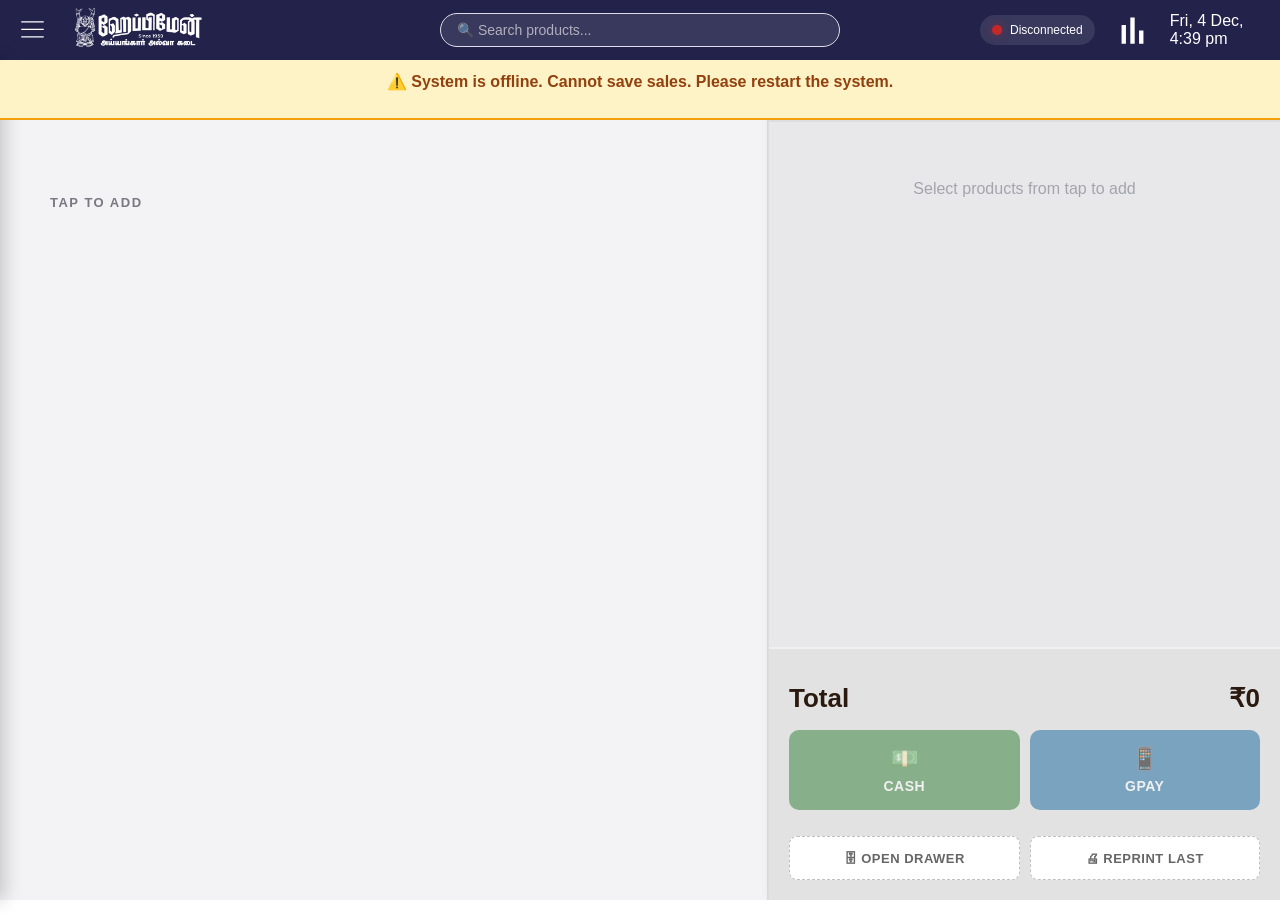
<file: app/frontend/main.html>
<!DOCTYPE html>
<html>
  <head>
    <title>HappyMan - POS</title>
    <link rel="stylesheet" href="styles/general.css">
    <link rel="stylesheet" href="styles/sideHeader.css">
    <link rel="stylesheet" href="styles/header.css">
    <link rel="stylesheet" href="styles/panel.css">
    <link rel="stylesheet" href="styles/left-panel.css">
    
    <link rel="stylesheet" href="styles/pop-up-modal.css">
    <link rel="stylesheet" href="styles/cart.css">
    <link rel="stylesheet" href="styles/checkoutpanel.css">
    <link rel="stylesheet" href="styles/cartActionMenu.css">
    <link rel="stylesheet" href="styles/cash-payment.css">
    <link rel="stylesheet" href="styles/gpay-payment.css">
    <link rel="stylesheet" href="styles/changePannel.css">
    <link rel="stylesheet" href="styles/export-modal.css">
    <link rel="stylesheet" href="styles/viewTransaction.css">
    <link rel="stylesheet" href="styles/void-sale.css">
    
    <link href="https://fonts.googleapis.com/css2?family=Noto+Sans+Tamil:wght@400;600&display=swap" rel="stylesheet">
  </head>
  <body>
    <!-- Main header -->
    <div class = "header">
      <div class = "left-header">
        <img class="hamburger-menu js-menu-toggle" src="icons/hamburger-menu.svg" alt="">
        <img class="logo" src="icons/logo.png" alt="">
        
      </div>

      <div class = "middle-header">
        <input type="text" class="search-bar" placeholder="🔍 Search products...">
      </div>

      <div class = "right-header">
        <div class="status-indicator">
            <div class="status-dot" id="statusDot"></div>
            <span class="status-text" id="statusText">Checking...</span>
        </div>
        <img class="export-report js-export-report" src="icons/export-report.svg" alt="">
        <div class = "js-date-time"></div>
        
      </div>
    </div>

    <div id="sideHeader" class="side-header" style="display: flex;">
      <div class="js-view-history-icon side-header-item">
        <img class="view-history-icon" src="icons/history.svg" alt="">
        <span class="side-header-text">View Sales</span>
      </div>

    <div class="side-header-item">
      <img class="view-history-icon" src="icons/export-report.svg" alt="">
      <span class="side-header-text">Download Reports</span>
    </div>
        
    </div>
    
    <!-- Offline Warning header -->
    <div id="offlineWarning" class="offline-banner" style="display: none;">
      <span>⚠️ System is offline. Cannot save sales. Please restart the system.</span>
    </div>

    <!-- Freeze Main Page -->
    <div id="overlay"></div>

    <!-- Transaction History Modal -->
    <div id="transactionHistoryModal" class="transaction-modal" >
        
        <div class="checkout-side-header">
            <img class="js-transaction-back-arrow back-arrow" src="icons/back-arrow2.svg" alt="">
        </div>
        <!-- Header bar -->
        <div class="transaction-header">
            <h2>Transactions</h2>
            <button class="js-close-transaction-modal close-btn">✕</button>
        </div>
        
        <!-- Top section: Transaction list -->
        <div class="transaction-list-section">
            <div class="transaction-list-header">
                <div class="col-checkbox"></div>
                <div class="col-date">DATE</div>
                <div class="col-type">TYPE</div>
                <div class="col-receipt">RECEIPT</div>
                <div class="col-total">TOTAL</div>
            </div>
            
            <div class="transaction-list js-transaction-list">
                <!-- Transactions will be rendered here dynamically -->
                <!-- Example row structure: -->
                
            </div>
        </div>
        
        <!-- Bottom section: Transaction details -->
        <div class="transaction-details-section">
            
            <!-- Section header with title -->
            <div class="details-header">
              <div class="details-header-info">
                  <h3>Transaction Details</h3>
                  <div class="details-header-meta js-details-meta">
                      <span class="details-bill"></span>
                      <span class="details-separator"></span>
                      <span class="details-total"></span>
                  </div>
              </div>
              
              <div class="details-action-bar">
                  <button class="action-btn js-show-receipt">
                      <span class="action-icon">🧾</span>
                      <span class="action-label">Show Receipt</span>
                  </button>
                  <button class="action-btn js-sms-receipt">
                      <span class="action-icon">✉️</span>
                      <span class="action-label">SMS Receipt</span>
                  </button>
                  <button class="action-btn js-cancel-sale action-btn-warning">
                      <span class="action-icon">↩</span>
                      <span class="action-label">Cancel Sale</span>
                  </button>
              </div>
            </div>
            
            
            
            <!-- Items list header -->
            <div class="details-list-header">
                <div class="col-item-id">ITEM No.</div>
                <div class="col-item-name">ITEM</div>
                <div class="col-quantity">QUANTITY</div>
                <div class="col-price">LINE TOTAL</div>
            </div>
            
            <!-- Items list -->
            <div class="details-list js-details-list">
               
            </div>
            
            <!-- Grand total bar -->
            <!-- <div class="details-total-bar">
                <div class="total-label">GRAND TOTAL</div>
                <div class="total-amount js-grand-total">₹157.82</div>
            </div> -->
        </div>
    </div>

    <!-- Cancel Sale Modal -->
    <div class="void-sale-modal-overlay js-void-modal" style="display: none;">
        <div class="void-modal">
            
            <div class="void-modal__header">
                <div class="void-modal__title">
                    விற்பனையை ரத்து செய்
                    <div class="void-modal__title-en">(Cancel Sale)</div>
                </div>
                <div class="void-modal__subtitle js-void-bill-number">
                    Bill #HM1-42
                </div>
                <div class="void-modal__warning">
                    ⚠️ இந்தச் செயலை மாற்ற இயலாது
                    <div class="warning-en">This action cannot be undone</div>
                </div>
            </div>
            
            <div class="void-modal__body">
                <div class="void-modal__label">
                    ஏன் ரத்து செய்கிறீர்கள்?
                    <div class="label-en">Why are you cancelling?</div>
                </div>
                
                <button class="void-reason js-void-reason" data-reason="Wrong quantity entered">
                    <div class="reason-tamil">தவறான அளவு உள்ளிட்டது</div>
                    <div class="reason-en">Wrong quantity entered</div>
                </button>
                
                <button class="void-reason js-void-reason" data-reason="Wrong product added">
                    <div class="reason-tamil">தவறான பொருள் சேர்க்கப்பட்டது</div>
                    <div class="reason-en">Wrong product added</div>
                </button>
                
                <button class="void-reason js-void-reason" data-reason="Duplicate sale">
                    <div class="reason-tamil">இரட்டை விற்பனை</div>
                    <div class="reason-en">Duplicate sale</div>
                </button>
                
                <button class="void-reason js-void-reason" data-reason="Wrong payment mode">
                    <div class="reason-tamil">தவறான கட்டண முறை</div>
                    <div class="reason-en">Wrong payment mode</div>
                </button>
            </div>
            
            <div class="void-modal__footer">
                <button class="void-modal__btn void-modal__btn--secondary js-void-close">
                    <span class="btn-en">Close</span>
                </button>
                <button class="void-modal__btn void-modal__btn--primary js-void-confirm" disabled>
                    <span class="btn-en">Confirm</span>
                </button>
            </div>
            
        </div>
    </div>
    

    <div class = "panel">
      <div class="left-panel">
        <div class = "categories-and-tap-to-add">
          <div class="categories">
            <div class = "catogories-text"> CATEGORIES </div>
            <div class = "categories-buttons js-categories-buttons"></div>
              
          </div>
          <div class="tap-to-add">
            <div class="tap-to-add-text">TAP TO ADD</div>
            <div class="tap-to-add-menu-grid"></div>

            
          </div>
        </div>

        <!-- Menu Modal -->
        <div class="js-overlay-default">
        </div>

        <!-- Checkout Modal -->
        <div class="js-checkout-payment-overlay">
          
        </div>

        

        <!-- Change Modal -->
        <div class="js-change-modal-overlay">
        </div> 

        <!-- Export Modal -->
        <div id="exportModal" class="export-modal" style="display: none;">
           
            <div class="modal-content">
                <!-- State 1: Downloading -->
              <div id="downloadingState" class="modal-state">
                  <div class="spinner"></div>
                  <h2>Downloading Report...</h2>
                  <p>Please wait while we prepare your report.</p>
              </div>
              
              <!-- State 2: Downloaded -->
              <div id="downloadedState" class="modal-state" style="display: none;">
                  <div class="checkmark">✓</div>
                  <h2>Report Downloaded</h2>
                  <p>Your report has been saved:</p>
                  <p class="filename js-filename">HappyMan_Report.xlsx</p>
                  <p class="location">Saved to your device</p>
                  <button class="js-export-close-button">Close</button>
              </div>
            </div>
        </div>

        


        
          
      </div>

      

      <div class="right-panel">
        <div class="right-top-panel">

        
          <div class="cart-header">
              <div class="header-name">
                Item
              </div>
              <div class="header-weight-pieces">Weight / Pieces</div>
              <div class="header-packets">Packets</div>
              <div class="header-total-price">Total(₹)</div>
          </div>
          <div class="clear">
            <button class="button-clear js-button-clear">clear</button>
          </div>
          
          <div class="cart js-cart">
           
            

          </div>
        </div>
        <div class="right-bottom-panel">
          
          <div class="totals">
              <!-- <div class="totals-row">
                  <span class="totals-label">Subtotal</span>
                  <span class="totals-value js-subtotal">₹0</span>
              </div>
              <div class="totals-row js-gst-row">
                  <span class="totals-label">GST (5%)</span>
                  <span class="totals-value js-gst">₹0</span>
              </div> -->
              <div class="totals-row totals-row--grand">
                  <span class="totals-label-grand">Total</span>
                  <span class="totals-value-grand js-grand-total">₹0</span>
              </div>
          </div>
          
          <div class="payment-buttons">
              <button class="payment-btn payment-btn--cash js-pay-cash">
                  <span class="payment-btn-icon">💵</span>
                  <span class="payment-btn-label">CASH</span>
              </button>
              <button class="payment-btn payment-btn--gpay js-pay-gpay">
                  <span class="payment-btn-icon">📱</span>
                  <span class="payment-btn-label">GPAY</span>
              </button>
              
          </div>
          
          <div class="utility-row">
            <button class="drawer-btn js-open-drawer">🗄 OPEN DRAWER</button>
            <button class="reprint-btn js-reprint-last">🖨 REPRINT LAST</button>
        </div>

          
          
        </div>
      
      </div>
    </div>



  <script type="module" src="scripts/home.js"></script>  
  </body>
    
</html>
<button></button>
</file>
<file: app/frontend/styles/general.css>
* {
    box-sizing: border-box;
}

body{
    font-family: 'Helvetica Neue', sans-serif;
    margin: 0;
}
html, body {
    height: 100%;
    margin: 0;
    overflow: hidden;            /* the page frame never scrolls */
}
</file>
<file: app/frontend/styles/sideHeader.css>
/* ---- checkout Side header / back arrow ---- */

.checkout-side-header {
    position: fixed;
    top: 60px;
    bottom: 0;
    left: 0;
    width: 60px;
    background: rgb(34, 34, 75);
    display: flex;
    align-items: flex-start;
    justify-content: center;
    padding-top: 20px;
    box-shadow: 2px 0 10px rgba(0,0,0,0.15);
    z-index: 501;
}

.back-arrow, .view-history-icon {
    height: 32px;
    cursor: pointer;
    filter: invert(1);    
}

.back-arrow:hover, .view-history-icon:hover {
    opacity: 0.8;
}



/* ---- Side header ---- */

.side-header {
    position: fixed;
    top: 60px;
    bottom: 0;
    left: 0;
    width: 220px;
    background: rgb(34, 34, 75);
    display: flex;
    flex-direction: column;
    padding-top: 20px;
    row-gap: 20px;
    z-index: 2;
    box-shadow: 4px 0 18px rgba(0,0,0,0.2);

    /* Start hidden */
    transform: translateX(-100%);
    transition: transform 0.3s ease-out;
  }

    

.side-header.visible {
    transform: translateX(0);
}



.side-header-text{
  color: white;
  font-size: 15px;
}

.side-header-item {
    display: flex;
    align-items: center;
    padding: 12px 13px;
    gap: 12px;
    cursor: pointer;
    color: white;
    transition: background 0.2s;
}

.side-header-item:hover {
    background: rgba(255, 255, 255, 0.1);
}

#overlay {
    display: none;
    position: fixed;
    inset: 0;
    z-index: 1;
}

#overlay.active {
    display: block;
    background: rgba(0,0,0,0.35);
    opacity: 1;
    transition: opacity .3s ease;
}
</file>
<file: app/frontend/styles/header.css>
.header{
    background-color: rgb(34, 34, 75);
    height: 60px;
    display: flex;
    position: fixed;
    top:0px;
           
    left: 0;
    right: 0;
    z-index: 1;
    box-shadow: 0 2px 10px rgba(0,0,0,0.15);
    
}



.left-header{
    width: 300px;
    padding-left: 15px;
    
     display: flex;
     align-items: center;
     column-gap: 20px;
}

.logo{
    
    height: 60px;
}
.hamburger-menu{
    
    height: 30px;
    width: 35px;
    filter: invert(1);
}

.export-report {
    height: 35px;
    width: 35px;
    filter: invert(1);
    cursor: pointer;
}

.middle-header{
    flex: 1;
    display: flex;
    justify-content: center;
    align-items: center;
}

.search-bar {
    width: 100%;
    max-width: 400px;
    min-width: 0;
    padding: 8px 16px;
    border: 1px solid rgb(220, 220, 231);
    border-radius: 20px;
    font-size: 14px;
    background: rgba(255, 255, 255, 0.1);
    color: white;
    outline: none;
}

.search-bar::placeholder {
    color: rgba(255, 255, 255, 0.6);
}

.search-bar:focus {
    background: white;
    color: rgb(34, 34, 75);
}

.right-header{

    width: 300px;
    display: flex;
    justify-content: end;
    align-items: center;
    color: white;
    padding-right: 10px;
    column-gap: 20px;

}



.status-indicator {
    display: flex;
    align-items: center;
    gap: 8px;
    padding: 8px 12px;
    background: rgba(255, 255, 255, 0.1);
    border-radius: 20px;
}

.status-dot {
    width: 10px;
    height: 10px;
    border-radius: 50%;
    background-color: #999;
    transition: background-color 0.3s;
}

.status-text {
    color: white;
    font-size: 12px;
    font-family: sans-serif;
}

.status-dot.connected {
    background-color: #2E7D32;
    box-shadow: 0 0 8px rgba(46, 125, 50, 0.5);
}

.status-dot.disconnected {
    background-color: #C62828;
    box-shadow: 0 0 8px rgba(198, 40, 40, 0.5);
    animation: pulse 1.5s infinite;
}

@keyframes pulse {
    0% { opacity: 1; }
    50% { opacity: 0.5; }
    100% { opacity: 1; }
}


.offline-banner{
    background: #FEF3C7;
    color: #92400E;
    height: 60px;
    display: flex;
    position: fixed;
    top:60px;
           
    left: 0;
    right: 0;

    padding: 12px 20px;
    text-align: center;
    font-weight: bold;
    border-bottom: 2px solid #F59E0B;
    font-family: sans-serif;
    z-index: 500;
    
}

/* Disabled button styling */
button:disabled {
    opacity: 0.5;
    cursor: not-allowed;
    pointer-events: none;
}
</file>
<file: app/frontend/styles/panel.css>
.panel{
    padding-top: 60px;
    height: 100vh;
    display: flex;
    
   
    
    
}

.left-panel{
    width: 60%;
    background-color: rgb(243, 243, 245);
    border-right-width: 1px;
    border-right-style: solid;
    border-right-color: rgb(220, 220, 231);
    display: flex;
    flex-direction: column;
    overflow-y: auto;          /* scroll if content overflows */
}


.print-icon{
    width: 120px;
    height: 100px;
    
    padding-right: 30px;
    
}
.right-panel{
    width: 40%;
    border-left: 1px solid #ddd;     /* separator from product grid */
    box-shadow: -2px 0 8px rgba(0, 0, 0, 0.03);   /* very subtle shadow */
    display: flex;
    flex-direction: column;
    
    
}

.right-top-panel{
    /* height: 65vh; */
    background-color: rgb(232, 232, 235);
    flex: 1;
    overflow-y: auto; 
    min-height: 0; 
}

.right-bottom-panel{
    /* height: 35vh; */
    background-color: rgb(226, 226, 226);
    border-top: 2px solid #f0f0f0;
    padding: 20px;
    display: flex;
    flex-direction: column;
    gap: 16px;
    flex-shrink: 0;
    
}
</file>
<file: app/frontend/styles/left-panel.css>
.categories-and-tap-to-add{
    padding-left: 20px;
    padding-top: 20px;
    padding-right: 20px;
}

.categories{
    padding: 20px 20px 20px 20px;
}

.tap-to-add{
    padding: 30px;
    flex: 1;
}

.categories-buttons{
    display: flex;
    padding-top: 15px;
    height: 30px;
    column-gap: 10px;
    
}

.category-button{
   
    font-size: 13px;
    padding: 10px 20px 26px 20px;
    border-radius: 20px;
    border-color: rgb(220, 220, 231);
    box-shadow: 0 4px 8px 0 rgba(0, 0, 0, 0.2);
    height: 50px;
    cursor: pointer;
}



.is-categoryClicked,.category-button:hover{
    border-color: rgb(34, 34, 75);
    background-color: rgb(34, 34, 75);
    color: white;
}



.catogories-text, .tap-to-add-text{
    color: rgb(120, 120, 130);
    font-size: 13px;
    font-weight: 700;                /* bolder */
    letter-spacing: 1.5px;            /* spaced-out caps */
    text-transform: uppercase;
}

.tap-to-add-menu-grid{
    padding-top: 20px;
    display: grid;
    /* grid-template-columns: 1fr ; */
    grid-template-columns: repeat(auto-fill, minmax(180px, 1fr)); /* Autofills unlike @media*/
    
    column-gap: 20px;
    
    row-gap: 30px;
}



.menu-box {
    border-width: 1px;
    
    border-radius: 10px;
    background-color: rgb(183, 183, 201);
    background-color: white;
    box-shadow: 0 4px 8px 0 rgba(0, 0, 0, 0.2);
    cursor: pointer;
}

.menu-box:hover {
    transform: translateY(-3px);
    box-shadow: 0 8px 20px rgba(0, 0, 0, 0.5);
}

/* Active class — to be applied via JS later */
.menu-box.active {
    background-color: rgb(34, 34, 75);
    color: white;
    border-color: rgb(34, 34, 75);
}

.menu-pic {
    height: 120px;        /* fixed height */
    overflow: hidden;     /* crop overflow */
}
.image{
    width: 100%;
    height: 100%;
    object-fit: cover;
    border-top-left-radius: 10px;
    border-top-right-radius: 10px;
}

.menu-info{
    display: flex;
    flex-direction: column;
    justify-content: center;
    align-items: center;
    row-gap: 4px;
    padding-top: 6px;
}

.menu-info-name,.menu-info-name-local {
    font-family: 'Noto Sans Tamil', 'Latha', sans-serif;
    font-size: 14px;          /* up from 13 */
    font-weight: 600;
    color: rgb(34, 34, 75);
    /* padding: 8px 8px 4px; */
    letter-spacing: 1px; 
}
.menu-info-name{
    font-weight: 400;
    color:rgb(128, 134, 134)
}
.menu-info-price {
    font-size: 13px;
    color: rgb(120, 120, 130);
    font-weight: 500;
    padding: 0 8px 10px;
}
</file>
<file: app/frontend/styles/pop-up-modal.css>
/* =============================================================
   MODAL — overlay and main container
   ============================================================= */

.js-overlay-default {
    display: none;
}

.js-overlay-show {
    position: fixed;
    left: 0;
    top: 0;
    width: 100%;
    height: 100%;
    background: rgba(8, 8, 8, 0.5);
    display: flex;
    align-items: center;
    z-index: 100;
}

.modal {
    margin-left: calc(30% - 180px);
    
    /* margin-bottom: 5%; */
    background: white;
    border-radius: 15px;
    box-shadow: 0 10px 30px rgba(0, 0, 0, 0.25);
    display: grid;
    grid-template-columns: 550px 150px;
    max-width: 700px;
    overflow: hidden;
    position: relative;       /* needed for the close button's absolute positioning */
}


/* =============================================================
   MODAL SECTIONS — main content (left) and sidebar (right)
   ============================================================= */

.modal__main {
    display: flex;
    flex-direction: column;
    row-gap: 10px;
    padding: 24px;
    align-items: center;
    
}

.modal__sidebar {
    background: #f8f8f8;
    border-left: 1px solid #e8e8e8;
    padding: 8px;
    max-height: 600px;
    overflow-y: auto;
}


/* =============================================================
   PRODUCT INFO — title, price, image
   ============================================================= */

.product-title-local,
.product-price {
    font-size: 30px;
}

.product-title {
    font-size: 25px;
}

.product-price {
    color: rgb(90, 83, 182);
    font-weight: bold;
}

.product-price-unit {
    font-size: 20px;
}

.product-image {
    width: 100%;
    height: 250px;
    object-fit: cover;
}


/* =============================================================
   SIDEBAR — quick-pick column
   ============================================================= */

.sidebar-label {
    font-size: 11px;
    font-weight: bold;
    color: #888;
    text-transform: uppercase;
    letter-spacing: 1px;
    margin-bottom: 10px;
    padding: 0 4px;
}

.quick-pick {
    width: 100%;
    height: 50px;
    padding: 8px 12px;
    border: 1px solid #d8d8d8;
    background: white;
    border-radius: 6px;
    font-size: 15px;
    font-weight: 500;
    color: #444;
    cursor: pointer;
    display: flex;
    justify-content: center;
    align-items: center;
    margin-bottom: 6px;
    transition: all 0.15s;
}

.quick-pick:hover {
    background: #fff8e8;
    border-color: #c8531a;
    color: #c8531a;
}

.quick-pick.active {
    background: #c8531a;
    color: white;
    border-color: #c8531a;
}


/* =============================================================
   FORM ELEMENTS — labels, inputs, selects, rows
   Reusable across the whole app
   ============================================================= */

.form-row {
    display: flex;
    column-gap: 30px;
}

.form-field {
    display: flex;
    flex-direction: column;
    row-gap: 7px;
    
}

.form-label {
    font-size: 25px;
    font-weight: bold;
    color: darkblue;
}

.form-select,
.form-input {
    font-size: 30px;
    font-weight: 400;
    padding: 5px;
    width: 200px;
}

.form-input {
    width: 200px;
    
}


/* =============================================================
   COUNTER — the +/- packet count widget
   ============================================================= */

.counter {
    display: flex;
    justify-content: space-between;
    border: 1px solid gray;
    padding: 4px;
}

.counter-btn {
    border: none;
    background-color: white;
    cursor: pointer;
    padding: 0 10px;
    width: 35px;
    font-size: 30px;
    font-weight: bold;
}

.counter-btn:hover {
    background-color: rgb(243, 243, 179);
}

.counter-value {
    width: 80px;
    border: none;
    text-align: center;
    font-size: 30px;
    font-weight: bold;
}

/* Hide browser's default number arrows */
.counter-value::-webkit-inner-spin-button,
.counter-value::-webkit-outer-spin-button {
    -webkit-appearance: none;
    margin: 0;
}

.counter-value[type="number"] {
    -moz-appearance: textfield;
    appearance: textfield;
}


/* =============================================================
   BUTTONS — reusable button styles
   ============================================================= */
.hide-update-btn{
    display: none;
}

.hide-done-btn{
    display: none;
}

.btn-primary {
    margin-top: 20px;
    width: 75%;
    height: 40px;
    border: none;
    color: white;
    background-color: rgb(115, 189, 115);
    border-radius: 5px;
    font-size: 20px;
    font-weight: bold;
    cursor: pointer;
}

.btn-primary:hover {
    background-color: rgb(95, 165, 95);
}

.btn-close {
    position: absolute;
    top: 0;
    right: 0;
    width: 30px;
    height: 30px;
    border: none;
    background-color: rgb(199, 4, 4);
    color: white;
    border-radius: 3px;
    cursor: pointer;
    font-size: 20px;
    z-index: 10;
}

.btn-close:hover {
    background-color: rgb(170, 0, 0);
}
</file>
<file: app/frontend/styles/cart.css>
.cart-header{
   display: flex;
   
    padding: 16px 30px;
    font-weight: bold;
    color: #666;
    text-transform: uppercase;
    font-size: 12px;
    letter-spacing: 1px;
    border-bottom: 2px solid #ddd;
    
    
    
  
}
.header-name{
  flex: 1;
  

}
.header-weight-pieces, .header-total-price{
   width: 100px;
   text-align: center;
   
   overflow-wrap:break-word;
  
}
.header-packets{
  width: 60px;
  text-align: center;
  
}

.clear{
  display: flex;
  justify-content: end;
  padding-top: 10px;
  padding-right: 5px;
  
  

}

.button-clear{
  color: #666;
  cursor: pointer;
  border-color: white;
  font-size: 15px;
  font-weight: bold;
  height: 30px;
  width: 50px;
  /* border-color: #c8531a; */
  border-radius: 8px;
   box-shadow: 0 1px 3px rgba(0, 0, 0, 0.04),
                0 1px 2px rgba(0, 0, 0, 0.06);
    
    transition: all 0.2s ease;
}

.button-clear.is-hidden {
    display: none;
}

.full-cart{
  display: flex;
  flex-direction: column;
  cursor: pointer;
    background: white;
    border: 1px solid #ececec;
    border-radius: 10px;
    
    /* Subtle drop shadow — barely visible but creates depth */
    box-shadow: 0 1px 3px rgba(0, 0, 0, 0.04),
                0 1px 2px rgba(0, 0, 0, 0.06);
    
    transition: all 0.2s ease;
}

.cart{
  /* background: #f5f5f5; */
  display: flex;
  flex-direction: column;
  padding: 8px;
  row-gap: 5px;
  /* max-height: 440px; */

}

.cart-item{
  display: flex;
    height: 56px;
    align-items: center;
}


.cart-product-name {
  flex: 1;
  padding-left: 10px;
  display: flex;
  flex-direction: column;
}
.base-price, .base-UnitType{
  font-size: 16px;
  color: rgb(124, 124, 165);
  font-weight: 500;
}
.base-UnitType{
  font-size: 12px;
}

.cart-product-weight-pieces{
  width: 90px;
  text-align: end;
  padding-right: 50px;
  
}
.cart-product-total-price{
  width: 90px;
  text-align: end;
  padding-right: 50px;
  /* padding-left: 50px; */
}

.cart-product-packets{
  width: 70px;
  text-align: end;
  font-weight: 600;             /* slightly bolder than other cells */
    color: #555;
    padding-right: 50px;
  
}

.full-cart:hover, .button-clear:hover{
  background: #fff8e8;
    border-color: #c8531a;
    
    /* Slightly stronger shadow + tiny lift on hover */
    box-shadow: 0 4px 12px rgba(0, 0, 0, 0.08),
                0 2px 4px rgba(0, 0, 0, 0.06);
    transform: translateY(-1px);
}

.empty-cart{

  /* width: 200px; */
  text-align: center;
  padding: 40px;
  color:rgb(164, 164, 173);
  /* border: 1px solid #967a7a; */
}
</file>
<file: app/frontend/styles/checkoutpanel.css>
/* ---- Totals ---- */
.totals {
    display: flex;
    flex-direction: column;
    gap: 4px;
}

.totals-row {
    display: flex;
    justify-content: space-between;
    align-items: center;
}

.totals-label {
    font-size: 15px;
    color: #888;
}

.totals-value {
    font-size: 15px;
    color: #888;
}

.totals-row--grand {
    /* border-top: 1px solid #e0d5bc; */
    padding-top: 10px;
    margin-top: 4px;
}

.totals-label-grand {
    font-size: 26px;
    font-weight: 700;
    color: #2a1a0f;
}

.totals-value-grand {
    font-size: 26px;
    font-weight: 700;
    color: #2a1a0f;
}

/* ---- Payment buttons ---- */
.payment-buttons {
    display: flex;
    gap: 10px;
}

.payment-btn {
    flex: 1;
    display: flex;
    flex-direction: column;
    align-items: center;
    justify-content: center;
    gap: 6px;
    padding: 16px 8px;
    border: none;
    border-radius: 10px;
    cursor: pointer;
    color: white;
    transition: all 0.15s ease;
}

.payment-btn:hover {
    transform: translateY(-2px);
    box-shadow: 0 4px 12px rgba(0, 0, 0, 0.2);
}

.payment-btn:active {
    transform: translateY(0);
}

.payment-btn-icon {
    font-size: 22px;
}

.payment-btn-label {
    font-size: 14px;
    font-weight: 700;
    letter-spacing: 0.5px;
}

.payment-btn--cash  { background: #2e7d32; }
.payment-btn--gpay  { background: #1565a0; }


/* ---- Drawer button ---- */
.utility-row {
    display: flex;
    gap: 10px;
    margin-top: 10px;
}

.drawer-btn,
.reprint-btn {
    flex: 1;
    height: 44px;
    background: white;
    border: 1px dashed #c0c0c0;
    border-radius: 8px;
    color: #666;
    font-size: 13px;
    font-weight: 600;
    letter-spacing: 0.5px;
    cursor: pointer;
    transition: all 0.15s;
    display: flex;
    align-items: center;
    justify-content: center;
    gap: 8px;
}

.drawer-btn:hover,
.reprint-btn:hover {
    background: #fff8e8;
    border-color: #c8531a;
    border-style: solid;
    color: #c8531a;
}

.drawer-btn:active,
.reprint-btn:active {
    transform: scale(0.98);
}

/* Disabled state — for reprint when no sales exist yet */
.reprint-btn.is-disabled {
    opacity: 0.4;
    cursor: not-allowed;
    pointer-events: none;
}
</file>
<file: app/frontend/styles/cartActionMenu.css>
.cart-action{
  display: none;
}

.show-cart-action{
   display: flex;
  padding: 6px 12px;
  justify-content: flex-end;     /* push to right */
    gap: 10px;
  
}

.btn-edit, .btn-delete{
  
  padding: 5px 12px;
  border-radius: 10px;
  border: none;
  color: white;
  font-size: 13px;
  font-weight: bold;
}

.btn-edit {
    background-color: rgb(255, 240, 220);    /* very light orange */
    color: rgb(180, 100, 20);                  /* darker orange text */
    font-weight: 600;                          /* not bold-bold */
}

.btn-edit:hover {
    background-color: rgb(231, 155, 41);
    color: white;
}

.btn-delete {
    background-color: rgb(255, 235, 235);
    color: rgb(180, 30, 30);
}

.btn-delete:hover {
    background-color: rgb(202, 16, 16);
    color: white;
}
</file>
<file: app/frontend/styles/cash-payment.css>
.checkout-payment {
    position: fixed;
    left: 0;
    top: 60px;
    right: 0;
    bottom: 0;
    background: rgba(15, 15, 30, 0.97);
    display: grid;
    grid-template-columns: 1fr 1.6fr 1.4fr;
    gap: 40px;
    padding: 40px 60px;
    z-index: 200;
}

.cash-section {
    display: flex;
    flex-direction: column;
    gap: 16px;
    
}

/* ---- Labels ---- */
.cash-label {
    color: #999;
    font-size: 13px;
    font-weight: 600;
    letter-spacing: 1.5px;
    text-transform: uppercase;
}

/* ---- Amount Due (left column) ---- */
.cash-amount-due {
    justify-content: flex-start;
    padding-left: 40px;
}

.cash-amount-due-value {
    color: white;
    font-size: 72px;
    font-weight: 300;
    letter-spacing: -2px;
}

/* ---- Payment Amount + Numpad (middle column) ---- */
.cash-payment-input {
    align-items: center;
}

.cash-payment-display {
    color: white;
    font-size: 56px;
    font-weight: 400;
    background: rgba(255, 255, 255, 0.1);
    border: 1px solid rgba(255, 255, 255, 0.15);
    border-radius: 8px;
    padding: 12px 24px;
    min-width: 280px;
    text-align: right;
    font-variant-numeric: tabular-nums;     /* digits align in a column */
}

.numpad {
    display: grid;
    grid-template-columns: repeat(4, 80px);
    grid-template-rows: repeat(4, 80px);
    gap: 6px;
    margin-top: 8px;
}

.numpad-btn {
    background: #2a2a45;
    color: white;
    border: none;
    border-radius: 8px;
    font-size: 28px;
    font-weight: 500;
    cursor: pointer;
    transition: background 0.1s;
}

.numpad-btn:hover {
    background: #3a3a55;
}

.numpad-btn:active {
    background: #1a1a35;
    transform: scale(0.97);
}

.numpad-clear,
.numpad-back {
    background: #443a2a;
    color: #ffa940;
}

.numpad-tender {
    background: #c8531a;
    color: white;
    grid-row: span 2;       /* tall button, spans two rows */
    font-size: 36px;
}

.numpad-tender:hover {
    background: #d86a30;
}

/* ---- Change display ---- */
.cash-change {
    margin-top: 24px;
    text-align: center;
}

.cash-change-value {
    color: #50d878;
    font-size: 48px;
    font-weight: 600;
    font-variant-numeric: tabular-nums;
}

/* ---- Denominations (right column) ---- */
.denom-grid {
    display: grid;
    grid-template-columns: 1fr 1fr;
    gap: 12px;
}

.denom-btn {
    background: white;
    color: #2a1a0f;
    border: none;
    border-radius: 10px;
    height: 100px;
    font-size: 32px;
    font-weight: 600;
    cursor: pointer;
    transition: all 0.15s;
}

.denom-btn:hover {
    background: #fff8e8;
    transform: translateY(-2px);
    box-shadow: 0 4px 12px rgba(255, 255, 255, 0.1);
}

.denom-btn:active {
    transform: translateY(0);
}

.denom-exact {
    background: #c8531a;
    color: white;
}

.denom-exact:hover {
    background: #d86a30;
}
</file>
<file: app/frontend/styles/gpay-payment.css>
.gpay-checkout-payment {
    position: fixed;
    left: 0;
    top: 60px;
    right: 0;
    bottom: 0;
    background: rgba(15, 15, 30, 0.97);
    /* display: none;           */
    /* toggled via is-visible */
    display: flex;
    justify-content: center;
    align-items: center;
    z-index: 200;
}


.gpay-tender{
   background: #c8531a;
    color: white;
    
    font-size: 36px;
}
.gpay-tender:hover {
    background: #d86a30;
}
.gpay-label {
    color: #999;
    font-size: 13px;
    font-weight: 600;
    letter-spacing: 1.5px;
    text-transform: uppercase;
}

/* ---- Header ---- */
.gpay-header {
    background: #1a73e8;        /* Google blue — signals GPay/UPI */
    color: white;
    padding: 24px 28px;
    display: flex;
    align-items: center;
    gap: 12px;
}

.gpay-icon {
    font-size: 28px;
}

.gpay-title {
    font-size: 20px;
    font-weight: 600;
}

/* ---- Body ---- */
.gpay-body {
    padding: 36px 28px;
    display: flex;
    flex-direction: column;
    align-items: center;
    gap: 20px;
}

.gpay-instruction {
    font-size: 15px;
    color: #888;
    text-align: center;
}

.gpay-amount-section {
    text-align: center;
}

.gpay-label {
    font-size: 14px;
    color: #666;
    text-transform: uppercase;
    letter-spacing: 1.5px;
    font-weight: 600;
    margin-bottom: 8px;
}

.gpay-amount {
    font-size: 72px;
    font-weight: 700;
    color: #dbdbf0;
    letter-spacing: -2px;
    font-variant-numeric: tabular-nums;
}

.gpay-verify-note {
    background: #fff8e8;
    border: 1px solid #f0e0c0;
    border-radius: 10px;
    padding: 14px 18px;
    font-size: 14px;
    color: #8a6d1a;
    text-align: center;
    line-height: 1.4;
}

/* ---- Footer ---- */
.gpay-footer {
    display: flex;
    gap: 12px;
    padding: 24px 28px 28px;
    border-top: 1px solid #f0f0f0;
}

.gpay-btn {
    flex: 1;
    height: 60px;
    border: none;
    border-radius: 12px;
    font-size: 17px;
    font-weight: 600;
    cursor: pointer;
    transition: all 0.15s;
}

.gpay-btn--cancel {
    flex: 0 0 130px;        /* narrower than confirm */
    background: #f0f0f0;
    color: #555;
}

.gpay-btn--cancel:hover {
    background: #e0e0e0;
}

.gpay-btn--confirm {
    background: #1a73e8;
    color: white;
}

.gpay-btn--confirm:hover {
    background: #1765cc;
}

.gpay-btn:active {
    transform: scale(0.98);
}
</file>
<file: app/frontend/styles/changePannel.css>
/* ---- Overlay (transparent backdrop, captures clicks outside the panel) ---- */
.change-modal-overlay {
    position: fixed;
    left: 0;
    top: 60px;          /* below the header */
    right: 0;
    bottom: 0;
    background: rgba(0, 0, 0, 0.3);     /* subtle dim — keeps cart visible */
    display: flex;
    justify-content: flex-end;
    z-index: 200;
}

/* ---- The side panel ---- */
.change-modal {
    background: white;
    width: 25%;
    height: 100%;
    display: flex;
    flex-direction: column;
    box-shadow: -8px 0 24px rgba(0, 0, 0, 0.15);
    animation: slideIn 0.25s ease-out;
}

@keyframes slideIn {
    from { transform: translateX(100%); }
    to { transform: translateX(0); }
}

/* ---- Header ---- */
.change-modal__header {
    padding: 32px 28px 20px;
    border-bottom: 1px solid #f0f0f0;
}

.change-modal__title {
    font-size: 26px;
    font-weight: 700;
    color: #2a8a2a;     /* green — sale was successful */
    letter-spacing: -0.5px;
}

.change-modal__subtitle {
    font-size: 14px;
    color: #888;
    margin-top: 4px;
    letter-spacing: 0.5px;
}

/* ---- Body (rows of amounts) ---- */
.change-modal__body {
    flex: 1;
    padding: 24px 28px;
    display: flex;
    flex-direction: column;
    gap: 16px;
}

.change-modal__row {
    display: flex;
    justify-content: space-between;
    align-items: center;
}

.change-modal__label {
    font-size: 15px;
    color: #666;
}

.change-modal__value {
    font-size: 18px;
    font-weight: 500;
    color: #333;
    font-variant-numeric: tabular-nums;
}

.change-modal__divider {
    height: 1px;
    background: #e8e8e8;
    margin: 4px 0;
}

/* ---- Highlighted row (the change) ---- */
.change-modal__row--highlight {
    background: #fff8e8;
    margin: 8px -28px;
    padding: 20px 28px;
    border-left: 4px solid #c8531a;
}

.change-modal__label-large {
    font-size: 18px;
    font-weight: 600;
    color: #2a1a0f;
}

.change-modal__value-large {
    font-size: 32px;
    font-weight: 700;
    color: #c8531a;
    font-variant-numeric: tabular-nums;
}

/* ---- Footer buttons ---- */
.change-modal__footer {
    padding: 20px 28px 28px;
    display: flex;
    gap: 12px;
    border-top: 1px solid #f0f0f0;
}

.change-modal__btn {
    flex: 1;
    height: 52px;
    border: none;
    border-radius: 10px;
    font-size: 15px;
    font-weight: 600;
    cursor: pointer;
    transition: all 0.15s;
}

.change-modal__btn--secondary {
    background: #f0f0f0;
    color: #555;
}

.change-modal__btn--secondary:hover {
    background: #e0e0e0;
}

.change-modal__btn--primary {
    background: #2a8a2a;
    color: white;
}

.change-modal__btn--primary:hover {
    background: #228822;
}

.change-modal__btn:active {
    transform: scale(0.98);
}
</file>
<file: app/frontend/styles/export-modal.css>
.export-modal {
  position: fixed;
  left: 0;
  top: 0;
  bottom: 0;
  right: 0;
  background:  rgba(0, 0, 0, 0.5);
  display: flex;
  align-items: center;
  z-index: 1000;
}

.modal-backdrop {
    position: absolute;
    top: 0;
    left: 0;
    width: 100%;
    height: 100%;
    background-color: rgba(0, 0, 0, 0.5);
}

.modal-content {
    position: absolute;
    top: 50%;
    left: 50%;
    transform: translate(-50%, -50%);
    background: white;
    padding: 30px;
    border-radius: 10px;
    min-width: 300px;
    text-align: center;
}



.modal-actions {
    margin-top: 20px;
    display: flex;
    gap: 10px;
    justify-content: center;
}

.modal-actions button {
    padding: 10px 20px;
    font-size: 16px;
    cursor: pointer;
}

.modal-state {
    text-align: center;
    padding: 20px;
}

.spinner {
    width: 40px;
    height: 40px;
    border: 4px solid #f3f3f3;
    border-top: 4px solid #1F3864;
    border-radius: 50%;
    animation: spin 1s linear infinite;
    margin: 0 auto 20px auto;
}

@keyframes spin {
    0% { transform: rotate(0deg); }
    100% { transform: rotate(360deg); }
}

.checkmark {
    width: 60px;
    height: 60px;
    background-color: #2E7D32;
    color: white;
    font-size: 36px;
    line-height: 60px;
    border-radius: 50%;
    margin: 0 auto 20px auto;
    text-align: center;
}

.filename {
    font-family: monospace;
    background: #f5f5f5;
    padding: 10px;
    border-radius: 5px;
    display: inline-block;
    margin: 10px 0;
}

.location {
    color: #666;
    font-size: 14px;
    font-style: italic;
}
</file>
<file: app/frontend/styles/viewTransaction.css>
/* Transaction Modal - cleaner design */
.transaction-modal {
    position: fixed;
    top: 60px;
    left: 60px;
    bottom: 0;
    right: 0;
    background: #1a1a2e;
    color: #e5e5e5;
    flex-direction: column;
    z-index: 600;
    font-family: 'Segoe UI', sans-serif;
    display: none;
}

.transaction-modal.visible {
    display: flex;
}

/* Header bar - keep it simple */
.transaction-header {
    display: flex;
    justify-content: space-between;
    align-items: center;
    padding: 20px 30px;
    background: #1a1a2e;  /* Same as main bg - use border for separation */
    border-bottom: 1px solid #2d2d4d;
}

.transaction-header h2 {
    margin: 0;
    font-size: 22px;
    font-weight: 500;
    color: white;
    letter-spacing: 0.5px;
}

.close-btn {
    background: none;
    border: none;
    color: #999;
    font-size: 24px;
    cursor: pointer;
    padding: 8px 12px;
    border-radius: 6px;
    transition: all 0.2s;
}

.close-btn:hover {
    background: rgba(255, 255, 255, 0.08);
    color: white;
}

/* TOP SECTION: Transaction list */
.transaction-list-section {
    flex: 0 0 45%;
    display: flex;
    flex-direction: column;
    overflow: hidden;
}

.transaction-list-header {
    display: grid;
    grid-template-columns: 50px 1fr 100px 120px 140px;
    gap: 20px;
    padding: 14px 30px;
    background: transparent;
    font-size: 11px;
    color: #6b7280;
    text-transform: uppercase;
    letter-spacing: 1.5px;
    font-weight: 600;
    border-bottom: 1px solid #2d2d4d;
}

.transaction-list {
    flex: 1;
    overflow-y: auto;
    padding: 0;
}

.transaction-row {
    display: grid;
    grid-template-columns: 50px 1fr 100px 120px 140px;
    gap: 20px;
    padding: 14px 30px;
    align-items: center;
    cursor: pointer;
    border-left: 3px solid transparent;
    border-bottom: 1px solid #22224a;
    transition: all 0.15s;
}

.transaction-row:hover {
    background: rgba(255, 255, 255, 0.03);
}

/* Selected: subtle highlight with left accent border */
.transaction-row.selected {
    background: rgba(212, 216, 0, 0.133);
    border-left: 3px solid #d4d800;
}

.transaction-row.selected .col-total {
    color: #d4d800;
}

.col-checkbox input[type="checkbox"] {
    width: 18px;
    height: 18px;
    cursor: pointer;
    accent-color: #d4d800;
}

.col-date .date-main {
    font-size: 14px;
    font-weight: 500;
    color: #e5e5e5;
}

.col-date .date-sub {
    font-size: 12px;
    color: #6b7280;
    margin-top: 2px;
}

.col-type,
.col-receipt {
    font-size: 13px;
    color: #9ca3af;
}

.col-total {
    font-size: 15px;
    font-weight: 600;
    text-align: right;
    color: #e5e5e5;
}

/* BOTTOM SECTION - visually distinct from top */
.transaction-details-section {
    flex: 1;
    display: flex;
    flex-direction: column;
    overflow: hidden;
    background: #14142b;  /* Slightly darker than top - creates depth */
    border-top: 4px solid #0f0f24;
}

.details-header {
    padding: 18px 30px;
    background: transparent;
    display: flex;
    justify-content: space-between;
    align-items: center;
    border-bottom: 1px solid #2d2d4d;
}

.details-header h3 {
    margin: 0;
    font-size: 14px;
    color: #d4d800;
    text-transform: uppercase;
    letter-spacing: 2px;
    font-weight: 600;
}

/* Action bar - now inline with header, cleaner */
.details-action-bar {
    display: flex;
    gap: 10px;
    border-bottom: none;
}

.action-btn {
    display: flex;
    align-items: center;
    gap: 8px;
    padding: 8px 16px;
    background: transparent;
    color: #e5e5e5;
    border: 1px solid #3a3a6a;
    border-radius: 6px;
    font-size: 13px;
    cursor: pointer;
    transition: all 0.2s;
    font-family: inherit;
}

.action-btn:hover {
    background: rgba(212, 216, 0, 0.08);
    border-color: #d4d800;
    color: #d4d800;
}

.action-btn:active {
    transform: translateY(1px);
}

.action-icon {
    font-size: 14px;
}

.action-label {
    font-weight: 500;
}

.action-btn-warning {
    border-color: #6a2a2a;
    color: #f87171;
}

.action-btn-warning:hover {
    background: rgba(220, 38, 38, 0.1);
    border-color: #dc2626;
    color: #dc2626;
}

/* Items list */
.details-list-header {
    display: grid;
    grid-template-columns: 120px 1fr 150px 150px;
    gap: 20px;
    padding: 12px 30px;
    background: transparent;
    font-size: 11px;
    color: #6b7280;
    text-transform: uppercase;
    letter-spacing: 1.5px;
    font-weight: 600;
    border-bottom: 1px solid #2d2d4d;
}

.details-list {
    flex: 1;
    overflow-y: auto;
    padding: 0;
}

.detail-row {
    display: grid;
    grid-template-columns: 120px 1fr 150px 150px;
    gap: 20px;
    padding: 14px 30px;
    align-items: center;
    border-bottom: 1px solid #22224a;
    font-size: 14px;
    transition: background 0.15s;
}

.detail-row:hover {
    background: rgba(255, 255, 255, 0.02);
}

.col-item-id {
    color: #d4d800;
    font-family: 'SF Mono', 'Monaco', monospace;
    font-size: 13px;
    font-weight: 500;
}

.col-item-name {
    font-size: 14px;
    color: #e5e5e5;
}

.col-quantity {
    text-align: right;
    color: #9ca3af;
    font-size: 13px;
}

.col-price {
    text-align: right;
    font-weight: 600;
    color: #e5e5e5;
}

/* Grand total bar - keep prominent */
.details-total-bar {
    display: flex;
    justify-content: space-between;
    align-items: center;
    padding: 20px 30px;
    background: transparent;
    border-top: 1px solid #2d2d4d;
}

.total-label {
    font-size: 12px;
    color: #6b7280;
    text-transform: uppercase;
    letter-spacing: 2px;
    font-weight: 600;
}

.total-amount {
    font-size: 28px;
    font-weight: 700;
    color: #d4d800;
    letter-spacing: -0.5px;
}

.details-header {
    padding: 18px 30px;
    background: transparent;
    display: flex;
    justify-content: space-between;
    align-items: center;
    border-bottom: 1px solid #2d2d4d;
}

.details-header-info {
    display: flex;
    flex-direction: column;
    gap: 6px;
}

.details-header h3 {
    margin: 0;
    font-size: 14px;
    color: #d4d800;
    text-transform: uppercase;
    letter-spacing: 2px;
    font-weight: 600;
}

.details-header-meta {
    display: flex;
    align-items: center;
    gap: 10px;
    font-size: 15px;
    color: #e5e5e5;
}

.details-bill {
    font-weight: 500;
    color: #9ca3af;
}

.details-separator {
    color: #4b5563;
    font-size: 12px;
}

.details-total {
    font-weight: 700;
    color: #d4d800;
    font-size: 18px;
}
</file>
<file: app/frontend/styles/void-sale.css>
/* Overlay */
.void-sale-modal-overlay {
    position: fixed;
    left: 0;
    top: 60px;
    right: 0;
    bottom: 0;
    background: rgba(0, 0, 0, 0.3);
    display: flex;
    justify-content: flex-end;
    z-index: 700;  /* Above transaction modal */
}

/* Side panel */
.void-modal {
    background: white;
    width: 30%;
    min-width: 350px;
    height: 100%;
    display: flex;
    flex-direction: column;
    box-shadow: -8px 0 24px rgba(0, 0, 0, 0.15);
    animation: slideIn 0.25s ease-out;
}

@keyframes slideIn {
    from { transform: translateX(100%); }
    to { transform: translateX(0); }
}

/* Header */
.void-modal__header {
    padding: 32px 28px 20px;
    border-bottom: 1px solid #f0f0f0;
}

.void-modal__title {
    font-size: 22px;
    font-weight: 700;
    color: #dc2626;  /* Red — destructive action */
    letter-spacing: -0.5px;
}

.void-modal__subtitle {
    font-size: 14px;
    color: #888;
    margin-top: 6px;
    letter-spacing: 0.5px;
}

.void-modal__warning {
    margin-top: 16px;
    padding: 10px 14px;
    background: #fef3c7;
    color: #92400e;
    border-radius: 6px;
    font-size: 13px;
    font-weight: 500;
}

/* Body */
.void-modal__body {
    flex: 1;
    padding: 24px 28px;
    display: flex;
    flex-direction: column;
    gap: 10px;
    overflow-y: auto;
}

.void-modal__label {
    font-size: 13px;
    color: #6b7280;
    text-transform: uppercase;
    letter-spacing: 1px;
    font-weight: 600;
    margin-bottom: 8px;
}

/* Reason buttons */
.void-reason {
    padding: 14px 18px;
    background: #f9fafb;
    color: #374151;
    border: 2px solid #e5e7eb;
    border-radius: 8px;
    font-size: 15px;
    text-align: left;
    cursor: pointer;
    transition: all 0.15s;
    font-family: inherit;
}

.void-reason:hover {
    background: #f3f4f6;
    border-color: #d1d5db;
}

.void-reason.selected {
    background: #fef2f2;
    border-color: #dc2626;
    color: #dc2626;
    font-weight: 600;
}

/* Footer */
.void-modal__footer {
    padding: 20px 28px 28px;
    display: flex;
    gap: 12px;
    border-top: 1px solid #f0f0f0;
}

.void-modal__btn {
    flex: 1;
    height: 52px;
    border: none;
    border-radius: 10px;
    font-size: 15px;
    font-weight: 600;
    cursor: pointer;
    transition: all 0.15s;
    font-family: inherit;
}

.void-modal__btn--secondary {
    background: #f0f0f0;
    color: #555;
}

.void-modal__btn--secondary:hover {
    background: #e0e0e0;
}

.void-modal__btn--primary {
    background: #dc2626;  /* Red — destructive */
    color: white;
}

.void-modal__btn--primary:hover:not(:disabled) {
    background: #b91c1c;
}

.void-modal__btn--primary:disabled {
    background: #fca5a5;
    cursor: not-allowed;
    opacity: 0.6;
}

.void-modal__btn:active:not(:disabled) {
    transform: scale(0.98);
}

.void-modal__title-en {
    display: block;
    font-size: 16px;
    color: #120101;
    font-weight: 500;
    margin-top: 4px;
    letter-spacing: 0.5px;
}

.warning-en {
    display: block;
    font-size: 12px;
    color: #a16207;
    font-weight: 400;
    margin-top: 3px;
}

.label-en {
    display: block;
    font-size: 12px;
    color: #6b7280;
    text-transform: uppercase;
    letter-spacing: 1px;
    font-weight: 500;
    margin-top: 3px;
}

.void-reason {
    padding: 14px 18px;
    background: #f9fafb;
    color: #374151;
    border: 2px solid #e5e7eb;
    border-radius: 8px;
    text-align: left;
    cursor: pointer;
    transition: all 0.15s;
    font-family: inherit;
    display: flex;
    flex-direction: column;
    gap: 3px;
}

.reason-tamil {
    font-size: 16px;
    font-weight: 500;
    line-height: 1.3;
}

.reason-en {
    font-size: 12px;
    color: #6b7280;
    line-height: 1.2;
}

.void-reason.selected .reason-en {
    color: #dc2626;
    opacity: 0.7;
}
</file>
